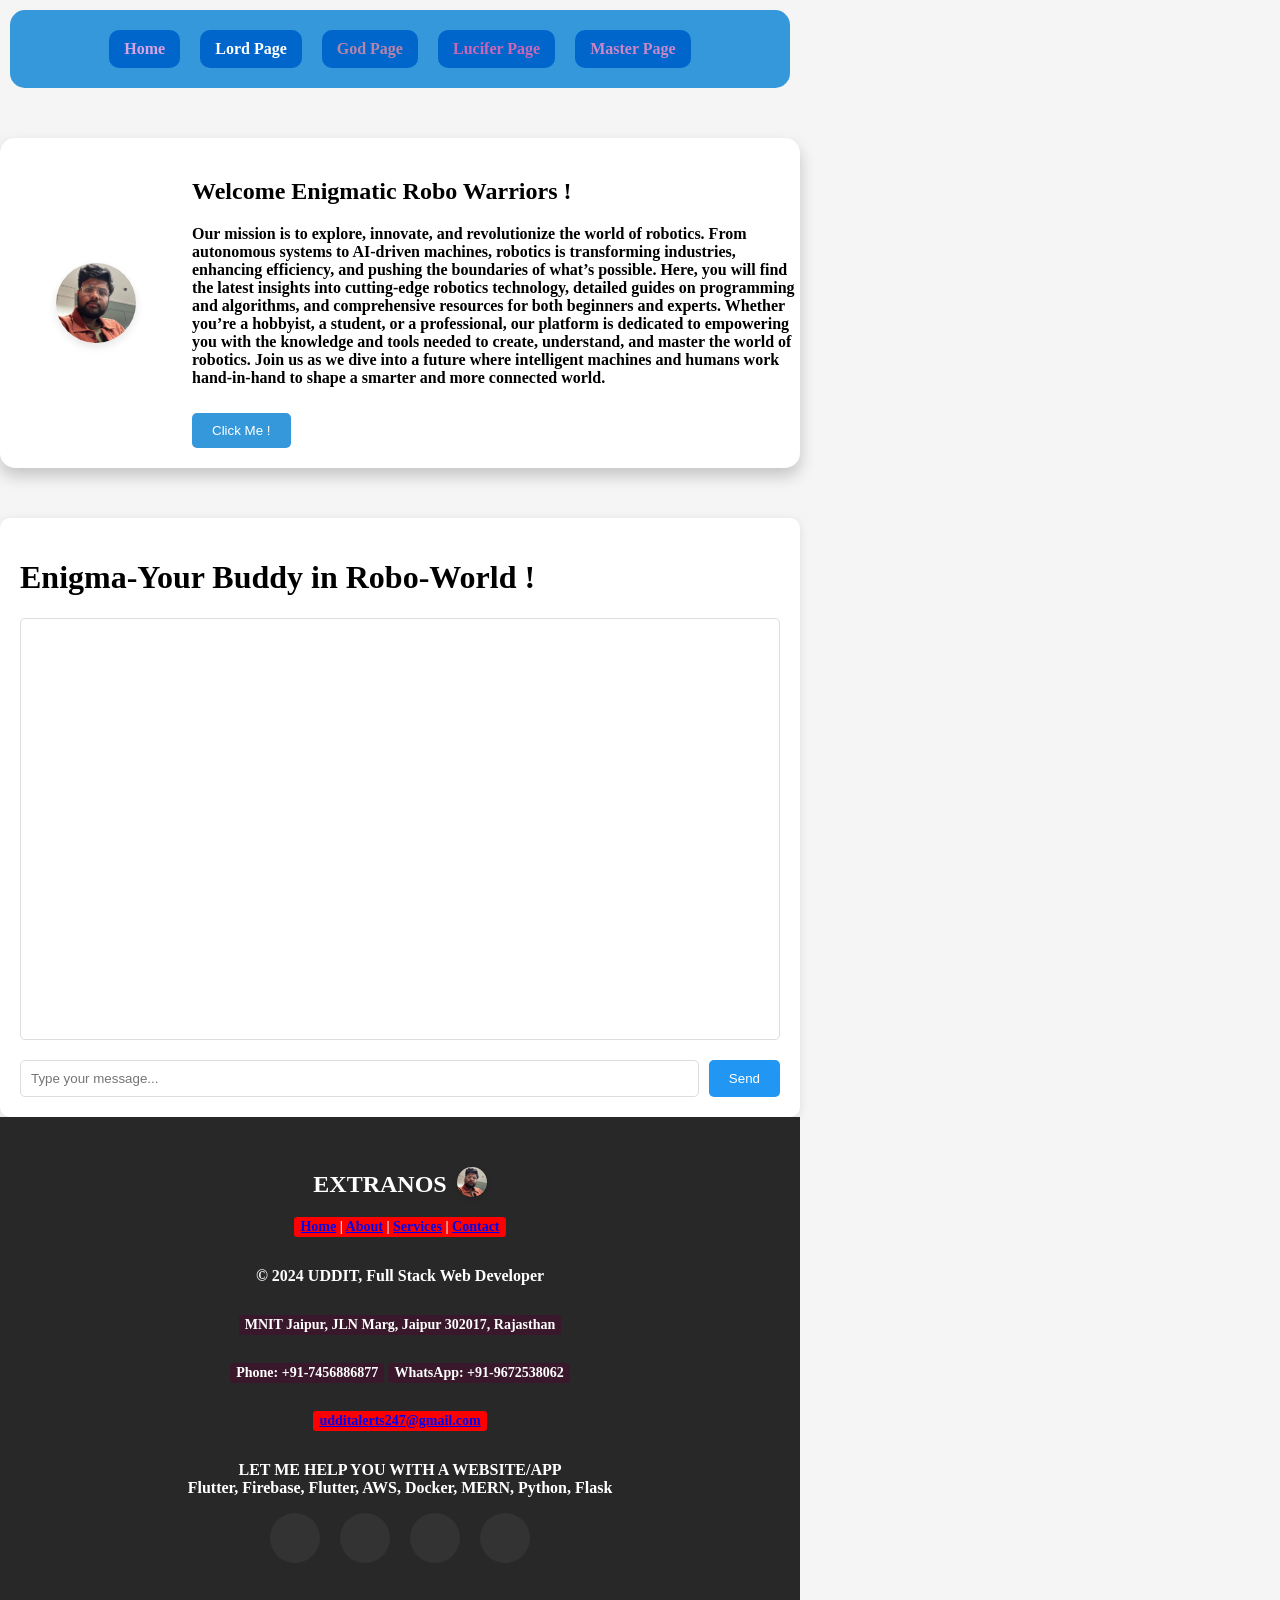
<file: templates/index.html>
<!-- templates/index.html -->
<!DOCTYPE html>
<html lang="en">
<head>
    <meta charset="UTF-8">
    <meta name="viewport" content="width=device-width, initial-scale=1.0">
    <title>Gemini Chat</title>
    <style>
        body {
            font-family: Arial, sans-serif;
            max-width: 800px;
            margin: 0 auto;
            padding: 20px;
            align-items: center;
            background-color: #f5f5f5;
        }
        .cow{
  color:#0f0;
}
/* Styling for the Div with Circular Corners, Border, and Hover Shadow */
.styled-div {
  background-color: #fff;
  padding: 20px;
  margin: 20px auto;
  max-width: 600px;
  border-radius: 15px; /* Circular corners */
  border: 2px solid #3498db; /* Border around the div */
  box-shadow: 0 4px 8px rgba(0, 0, 0, 0.1); /* Subtle shadow */
  transition: box-shadow 0.3s ease, transform 0.3s ease; /* Smooth transition on hover */
}

/* Hover Effect: Shadow and Scale */
.styled-div:hover {
  box-shadow: 0 8px 16px rgba(0, 0, 0, 0.2); /* Increased shadow on hover */
  transform: translateY(-5px); /* Slight upward movement on hover */
}

/* Main Rectangle Div Styling */
.animated-div {
  display: flex;
  align-items: center;
  background-color: #fff;
  border-radius: 15px;
  box-shadow: 0 8px 16px rgba(0, 0, 0, 0.2);
  margin: 50px auto;
  max-width: 800px;
  padding: 20px;
  transition: transform 0.3s, box-shadow 0.3s;
  overflow: hidden;
}

/* Hover Effect for Main Div */
.animated-div:hover {
  transform: translateY(-10px);
  box-shadow: 0 12px 24px rgba(0, 0, 0, 0.3);
}

/* Image Container (Left - 20%) */
.image-container {
  flex: 0 0 20%;
  display: flex;
  justify-content: center;
  align-items: center;
}
.high{
  display: inline-block;
  padding: 2px 6px;
  background-color: rgb(57, 24, 43);
  color: white;
  border-radius: 3px;
  font-size: 14px;
}
.profile-image {
  width: 80px;
  height: 80px;
  border-radius: 50%; /* Makes the image circular */
  object-fit: cover;
  box-shadow: 0 4px 8px rgba(0, 0, 0, 0.1);
  transition: transform 0.3s;
}

/* Text Container (Right - 80%) */
.text-container {
  flex: 0 0 80%;
  padding-left: 20px;
  text-align: left;
}
/* CSS for the `.joker` Class */
.mithai {
  display: inline-block;
  padding: 2px 6px;
  background-color: red;
  color: white;
  border-radius: 3px;
  font-size: 14px;
}

/* Button Styling */
.scroll-button {
  display: inline-block;
  margin-top: 10px;
  padding: 10px 20px;
  background-color: #3498db;
  color: #fff;
  border: none;
  border-radius: 5px;
  cursor: pointer;
  transition: background-color 0.3s;
}

.scroll-button:hover {
  background-color: #2980b9;
}

/* Bottom Slider Section */
.bottom-slider {
  background-color: #fafafa;
  padding: 50px 20px;
  border-top: 2px solid #3498db;
  margin-top: 50px;
  text-align: center;
  display: none; /* Initially hidden */
}
/* Container for Buttons */
.container {
            display: flex;
            flex-wrap: wrap;
            justify-content: center;
            margin-top: 30px;
        }

        /* Violet Buttons with white text */
        .algo-button {
            background-color: #8A2BE2; /* Violet */
            border: none;
            color: white;
            padding: 15px 30px;
            margin: 10px;
            border-radius: 50px;
            cursor: pointer;
            font-size: 1.2rem;
            transition: transform 0.3s ease, background-color 0.3s ease;
            box-shadow: 0 4px 15px rgba(138, 43, 226, 0.5);
        }

        .algo-button:hover {
            transform: scale(1.1);
            background-color: #7A1EBB; /* Darker violet on hover */
        }

        /* Algorithm Information Blocks */
        .algo-block {
            width: 80%;
            margin: 20px auto;
            background: rgba(255, 255, 255, 0.1);
            border-radius: 15px;
            box-shadow: 0px 4px 15px rgba(255, 255, 255, 0.2);
            padding: 20px;
            display: none;
            transition: opacity 0.5s ease-in-out;
            color: #fff;
        }

        .algo-block.active {
            display: block;
            opacity: 1;
        }

        /* Algorithm Titles */
        .algo-title {
            font-size: 1.8rem;
            margin-bottom: 10px;
        }

        /* Algorithm Description */
        .algo-description {
            font-size: 1.2rem;
            margin-bottom: 15px;
        }

        /* Code Box */
        .algo-code {
            background-color: rgba(0, 0, 0, 0.8);
            padding: 15px;
            border-radius: 10px;
            font-family: monospace;
            font-size: 1rem;
            color: #0f0;
            overflow-x: auto;
            max-height: 200px;
        }

        /* Smooth Scrolling */
        .scrolling-effect {
            scroll-behavior: smooth;
        }

        /* Scrollbar Customization */
        ::-webkit-scrollbar {
            width: 10px;
        }

        ::-webkit-scrollbar-thumb {
            background-color: #8A2BE2;
            border-radius: 10px;
        }/* CSS for the `.joker` Class */
.joker {
  display: inline-block;
  padding: 2px 6px;
  background-color: rgb(77, 130, 199);
  color: white;
  border-radius: 3px;
  font-size: 14px;
}

        
    .container {
          position: relative;
          width: 90%;
          max-width: 1200px;
          display: flex;
          justify-content: space-between;
        
        }
    
        .algo-button {
  position: relative;
  background-color: black;
  color: white;
  padding: 20px;
  width: 300px;
  height: 200px;
  margin-right: -60px; /* To create the overlap effect */
  border-radius: 15px; /* Rounded corners */
  border: 2px solid white; /* White border around the algo-button */
  display: flex;
  align-items: flex-start;
  justify-content: flex-start;
  text-align: left; /* Align the text to the left */
  transition: transform 0.3s ease-in-out;
}

.algo-button:hover {
  transform: scale(1.05); /* Slightly enlarge on hover */
  z-index: 10;
}
        .algo-button:nth-child(2) {
          margin-left: -20%;
        }
    
        .algo-button:nth-child(3) {
          margin-left: -20%;
        }
    
        .algo-button:nth-child(4) {
          margin-left: -20%;
        }
    
        .algo-button:nth-child(5) {
          margin-left: -20%;
        }
    
        .algo-button:nth-child(6) {
          margin-left: -20%;
        }
    
        .algo-button:nth-child(7) {
          margin-left: -20%;
        }
    
        .algo-button:nth-child(8) {
          margin-left: -20%;
        }
    
        .algo-button:nth-child(9) {
          margin-left: -20%;
        }
    
        .algo-button:nth-child(10) {
          margin-left: -20%;
        }
    
        /* Media queries for responsiveness */
        @media (max-width: 1024px) {
          .algo-button {
            width: 40%;
            height: 150px;
          }
        }
    
        @media (max-width: 768px) {
          .algo-button {
            width: 60%;
            height: 120px;
          }
          .algo-button:nth-child(2),
          .algo-button:nth-child(3),
          .algo-button:nth-child(4),
          .algo-button:nth-child(5),
          .algo-button:nth-child(6),
          .algo-button:nth-child(7),
          .algo-button:nth-child(8),
          .algo-button:nth-child(9),
          .algo-button:nth-child(10) {
            margin-left: -15%;
          }
        }
    
        @media (max-width: 480px) {
          .algo-button {
            width: 80%;
            height: 100px;
          }
          .algo-button:nth-child(2),
          .algo-button:nth-child(3),
          .algo-button:nth-child(4),
          .algo-button:nth-child(5),
          .algo-button:nth-child(6),
          .algo-button:nth-child(7),
          .algo-button:nth-child(8),
          .algo-button:nth-child(9),
          .algo-button:nth-child(10) {
            margin-left: -10%;
          }
        }
        .circular-image-container {
    display: inline-block;
    margin-left: 10px; /* Space between the text and the image */
  }
  
  /* Styling for Circular Image */
  .circular-image {
    width: 30px;   /* Adjust size for the icon */
    height: 30px;  /* Match width for a perfect circle */
    border-radius: 50%;  /* Makes the image circular */
    object-fit: cover;   /* Ensures the image covers the circular container */
    box-shadow: 0px 2px 6px rgba(0, 0, 0, 0.15); /* Adds a slight shadow */
  }
  /* General Body Styling */
body {
    font-family: 'Cardo', serif;
    margin: 0;
    padding: 0;
    background-color: #312454;
    font-weight: 700;
    overflow-x: hidden;
  }
  .mohan{
    text-align:center;
  }
  /* Global Smooth Transition */
  * {
    transition: all 0.3s ease-in-out;
  }
  
  /* Hero Section */
  .hero-section {
    background: linear-gradient(135deg, #6a11cb 0%, #2575fc 100%);
    color: #fff;
    text-align: center;
    padding: 100px 20px;
    position: relative;
  }
  
  .hero-title {
    font-size: 3rem;
    margin-bottom: 20px;
    animation: fadeInUp 1s ease-in-out;
  }
  
  .hero-description {
    font-size: 1.2rem;
    max-width: 600px;
    margin: 0 auto 20px;
  }
  
  .btn-primary {
    display: inline-block;
    background-color: #ff5c5c;
    color: #fff;
    padding: 10px 20px;
    border-radius: 5px;
    text-decoration: none;
    font-size: 1rem;
    box-shadow: 0px 10px 20px rgba(0, 0, 0, 0.2);
  }
  
  .btn-primary:hover {
    background-color: #ff3a3a;
    box-shadow: 0px 15px 25px rgba(0, 0, 0, 0.3);
  }
  
  /* Intro Section */
  .intro-section {
    display: flex;
    justify-content: space-around;
    align-items: center;
    background: linear-gradient(135deg, #3498db, #9b59b6);
    color: white;
    padding: 60px 20px;
    box-shadow: 0 8px 16px rgba(0, 0, 0, 0.2);
    flex-wrap: wrap;
    animation: fadeIn 1.5s ease-in-out;
  }
  
  /* Profile Image */
  .profile-img {
    width: 250px;
    height: 250px;
    border-radius: 50%;
    border: 5px solid #fff;
    box-shadow: 0 4px 15px rgba(0, 0, 0, 0.3);
    object-fit: cover;
    animation: bounceIn 2s ease-in-out;
  }
  
  /* Typing Animation */
  .typing-animation {
    display: inline-block;
    white-space: nowrap;
    border-right: 2px solid rgba(255, 255, 255, 0.75);
    animation: typing 3s steps(40, end), blink-caret 0.7s step-end infinite;
  }
  
  .last-line {
    display: inline-block;
    white-space: nowrap;
    border-right: 2px solid rgba(255, 255, 255, 0.75);
    animation: typing 3s steps(40, end), blink-caret 0.7s step-end infinite;
  }
  
  .no-blink {
    border-right: none;
  }
  
  /* Typing Animation Keyframes */
  @keyframes typing {
    from { width: 0; }
    to { width: 100%; }
  }
  
  @keyframes blink-caret {
    from, to { border-color: transparent; }
    50% { border-color: rgba(255, 255, 255, 0.75); }
  }
  
  /* Fade-In Animation */
  @keyframes fadeIn {
    from { opacity: 0; transform: scale(0.9); }
    to { opacity: 1; transform: scale(1); }
  }
  
  /* Fade-In-Up Animation */
  @keyframes fadeInUp {
    from { opacity: 0; transform: translateY(20px); }
    to { opacity: 1; transform: translateY(0); }
  }
  
  /* Bounce-In Animation */
  @keyframes bounceIn {
    from { opacity: 0; transform: scale(0.9); }
    50% { transform: scale(1.05); }
    to { opacity: 1; transform: scale(1); }
  }
  /* Styling for Footer Heading */
h3 {
    display: inline-flex; /* Aligns the text and image inline */
    align-items: center;  /* Vertically centers the text and image */
    font-size: 24px;
    color: #fff;
    margin: 0;
  }
  
  /* Container for Circular Image */
  .circular-image-container {
    display: inline-block;
    margin-left: 10px; /* Space between the text and the image */
  }
  
  /* Styling for Circular Image */
  .circular-image {
    width: 30px;   /* Adjust size for the icon */
    height: 30px;  /* Match width for a perfect circle */
    border-radius: 50%;  /* Makes the image circular */
    object-fit: cover;   /* Ensures the image covers the circular container */
    box-shadow: 0px 2px 6px rgba(0, 0, 0, 0.15); /* Adds a slight shadow */
  }
  
  /* Grid Container */
  .grid-container {
    display: grid;
    grid-template-columns: repeat(auto-fit, minmax(280px, 1fr));
    gap: 20px;
    max-width: 1200px;
    margin: 50px auto;
    padding: 0 20px;
  }
  
  .grid-item {
    background-color: #fff;
    border-radius: 8px;
    overflow: hidden;
    box-shadow: 0 4px 8px rgba(0, 0, 0, 0.1);
    text-align: center;
    transition: transform 0.3s, box-shadow 0.3s;
    animation: fadeIn 1.5s ease-in-out;
  }
  
  .grid-item img {
    width: 100%;
    height: 200px;
    object-fit: cover;
    transition: transform 0.3s;
  }
  
  .grid-item:hover {
    transform: translateY(-10px);
    box-shadow: 0 8px 20px rgba(0, 0, 0, 0.2);
  }
  
  .grid-item:hover img {
    transform: scale(1.05);
  }
  
  /* Footer */
  footer {
    background-color: #282828;
    color: #fff;
    padding: 50px 20px;
    text-align: center;
    animation: fadeInUp 2s ease-in-out;
  }
  /* Styling for Social Media Icons in Footer */
.footer-icons {
    display: flex;
    justify-content: center;  /* Centers the icons */
    gap: 20px;                /* Increased gap between the icons */
    margin-top: 15px;
  }
  
  .footer-icons a {
    display: inline-block;
    background-color: #333;
    color: #fff;
    width: 50px;              /* Increased size of the icon */
    height: 50px;             /* Keep width and height equal for a square */
    text-align: center;
    line-height: 50px;        /* Vertically centers the icon */
    border-radius: 50%;       /* Makes the icons circular */
    font-size: 22px;          /* Increases the size of the icon */
    transition: transform 0.3s, background-color 0.3s;
  }
  
  /* Hover Effect for Icons */
  .footer-icons a:hover {
    transform: scale(1.1);    /* Slight scaling on hover for effect */
    background-color: #575757; /* Change background color on hover */
  }
  /* General Styling */
body {
    font-family: 'Cardo', serif;
    margin: 0;
    padding: 0;
    background-color: #f5f5f5;
    overflow-x: hidden;
  }
  
  /* Main Rectangle Div Styling */
  .animated-div {
    display: flex;
    align-items: center;
    background-color: #fff;
    border-radius: 15px;
    box-shadow: 0 8px 16px rgba(0, 0, 0, 0.2);
    margin: 50px auto;
    max-width: 800px;
    padding: 20px;
    transition: transform 0.3s, box-shadow 0.3s;
    overflow: hidden;
  }
  
  /* Hover Effect for Main Div */
  .animated-div:hover {
    transform: translateY(-10px);
    box-shadow: 0 12px 24px rgba(0, 0, 0, 0.3);
  }
  
  /* Image Container (Left - 20%) */
  .image-container {
    flex: 0 0 20%;
    display: flex;
    justify-content: center;
    align-items: center;
  }
  
  .profile-image {
    width: 80px;
    height: 80px;
    border-radius: 50%; /* Makes the image circular */
    object-fit: cover;
    box-shadow: 0 4px 8px rgba(0, 0, 0, 0.1);
    transition: transform 0.3s;
  }
  
  /* Text Container (Right - 80%) */
  .text-container {
    flex: 0 0 80%;
    padding-left: 20px;
    text-align: left;
  }
  
  /* Button Styling */
  .scroll-button {
    display: inline-block;
    margin-top: 10px;
    padding: 10px 20px;
    background-color: #3498db;
    color: #fff;
    border: none;
    border-radius: 5px;
    cursor: pointer;
    transition: background-color 0.3s;
  }
  
  .scroll-button:hover {
    background-color: #2980b9;
  }
  
  /* Bottom Slider Section */
  .bottom-slider {
    background-color: #fafafa;
    padding: 50px 20px;
    border-top: 2px solid #3498db;
    margin-top: 50px;
    text-align: center;
    display: none; /* Initially hidden */
  }
/* General Styling */
body {
    font-family: 'Cardo', serif;
    margin: 0;
    padding: 0;
    background-color: #f5f5f5;
    overflow-x: hidden;
  }
  
  /* Main Rectangle Div Styling */
  .animated-div {
    display: flex;
    align-items: center;
    background-color: #fff;
    border-radius: 15px;
    box-shadow: 0 8px 16px rgba(0, 0, 0, 0.2);
    margin: 50px auto;
    max-width: 800px;
    padding: 20px;
    transition: transform 0.3s, box-shadow 0.3s;
    overflow: hidden;
  }
  
  /* Hover Effect for Main Div */
  .animated-div:hover {
    transform: translateY(-10px);
    box-shadow: 0 12px 24px rgba(0, 0, 0, 0.3);
  }
  
  /* Image Container (Left - 20%) */
  .image-container {
    flex: 0 0 20%;
    display: flex;
    justify-content: center;
    align-items: center;
  }
  
  .profile-image {
    width: 80px;
    height: 80px;
    border-radius: 50%; /* Makes the image circular */
    object-fit: cover;
    box-shadow: 0 4px 8px rgba(0, 0, 0, 0.1);
    transition: transform 0.3s;
  }
  
  /* Text Container (Right - 80%) */
  .text-container {
    flex: 0 0 80%;
    padding-left: 20px;
    text-align: left;
  }
  
  /* Button Styling */
  .scroll-button {
    display: inline-block;
    margin-top: 10px;
    padding: 10px 20px;
    background-color: #3498db;
    color: #fff;
    border: none;
    border-radius: 5px;
    cursor: pointer;
    transition: background-color 0.3s;
  }
  
  .scroll-button:hover {
    background-color: #2980b9;
  }
  
  /* Bottom Slider Section */
  .bottom-slider {
    background-color: #fafafa;
    padding: 50px 20px;
    border-top: 2px solid #3498db;
    margin-top: 50px;
    text-align: center;
    display: none; /* Initially hidden */
  }
/* General Styling */
body {
    font-family: 'Cardo', serif;
    margin: 0;
    padding: 0;
    background-color: #f5f5f5;
    overflow-x: hidden;
  }
  
  /* Main Rectangle Div Styling */
  .animated-div {
    display: flex;
    align-items: center;
    background-color: #fff;
    border-radius: 15px;
    box-shadow: 0 8px 16px rgba(0, 0, 0, 0.2);
    margin: 50px auto;
    max-width: 800px;
    padding: 20px;
    transition: transform 0.3s, box-shadow 0.3s;
    overflow: hidden;
  }
  
  /* Hover Effect for Main Div */
  .animated-div:hover {
    transform: translateY(-10px);
    box-shadow: 0 12px 24px rgba(0, 0, 0, 0.3);
  }
  
  /* Image Container (Left - 20%) */
  .image-container {
    flex: 0 0 20%;
    display: flex;
    justify-content: center;
    align-items: center;
  }
  
  .profile-image {
    width: 80px;
    height: 80px;
    border-radius: 50%; /* Makes the image circular */
    object-fit: cover;
    box-shadow: 0 4px 8px rgba(0, 0, 0, 0.1);
    transition: transform 0.3s;
  }
  
  /* Text Container (Right - 80%) */
  .text-container {
    flex: 0 0 80%;
    padding-left: 20px;
    text-align: left;
  }
  
  /* Button Styling */
  .scroll-button {
    display: inline-block;
    margin-top: 10px;
    padding: 10px 20px;
    background-color: #3498db;
    color: #fff;
    border: none;
    border-radius: 5px;
    cursor: pointer;
    transition: background-color 0.3s;
  }
  
  .scroll-button:hover {
    background-color: #2980b9;
  }
  
  /* Bottom Slider Section */
  .bottom-slider {
    background-color: #fafafa;
    padding: 50px 20px;
    border-top: 2px solid #3498db;
    margin-top: 50px;
    text-align: center;
    display: none; /* Initially hidden */
  }
      
  /* Media Queries for Responsiveness */
  @media (max-width: 1024px) {
    .hero-title {
      font-size: 2.5rem;
    }
  
    .profile-img {
      width: 200px;
      height: 200px;
    }
  
    .intro-text {
      text-align: center;
    }
  }
  
  @media (max-width: 768px) {
    .intro-section {
      flex-direction: column;
      text-align: center;
    }
  
    .hero-title {
      font-size: 2rem;
    }
  
    .grid-container {
      grid-template-columns: 1fr;
    }
  }
  
  @media (max-width: 480px) {
    .hero-title {
      font-size: 1.8rem;
    }
  
    .profile-img {
      width: 150px;
      height: 150px;
    }
  }
  

        .chat-container {
            background-color: white;
            border-radius: 10px;
            padding: 20px;
            box-shadow: 0 2px 10px rgba(0,0,0,0.1);
        }
        .chat-box {
            height: 400px;
            overflow-y: auto;
            margin-bottom: 20px;
            padding: 10px;
            border: 1px solid #ddd;
            border-radius: 5px;
        }
        .message {
            margin-bottom: 10px;
            padding: 10px;
            border-radius: 5px;
            white-space: pre-wrap;
        }
        .user-message {
            background-color: #e3f2fd;
            margin-left: 20%;
        }
        .bot-message {
            background-color: #f5f5f5;
            margin-right: 20%;
        }
        .input-container {
            display: flex;
            gap: 10px;
        }
        input {
            flex-grow: 1;
            padding: 10px;
            border: 1px solid #ddd;
            border-radius: 5px;
        }
        button {
            padding: 10px 20px;
            background-color: #2196f3;
            color: white;
            border: none;
            border-radius: 5px;
            cursor: pointer;
        }
        button:hover {
            background-color: #1976d2;
        }
        .loading {
            margin: 10px 0;
            color: #666;
            font-style: italic;
        }
    </style>
</head>
<!-- Header Section -->
<!-- Header Section with Navigation Bar -->
<header style="display: flex; justify-content: center; align-items: center; background-color: #3498db; padding: 20px; border-radius: 15px; margin: 10px;">
    <!-- Navigation Links -->
    <nav style="display: flex; justify-content: center; gap: 20px;">
      <!-- Link to the main page (index.html) -->
      <a href="index.html" style="text-decoration: none; color: rgb(216, 163, 227); padding: 10px 15px; background-color: #0066cc; border-radius: 10px; transition: background-color 0.3s;">Home</a>
      <!-- Link to the Lord page -->
      <a href="lord.html" style="text-decoration: none; color: white; padding: 10px 15px; background-color: #0066cc; border-radius: 10px; transition: background-color 0.3s;">Lord Page</a>
      <!-- Link to the God page -->
      <a href="god.html" style="text-decoration: none; color: rgb(183, 133, 171); padding: 10px 15px; background-color: #0066cc; border-radius: 10px; transition: background-color 0.3s;">God Page</a>
      <!-- Link to the Lucifer page -->
      <a href="lucifer.html" style="text-decoration: none; color: rgb(204, 103, 184); padding: 10px 15px; background-color: #0066cc; border-radius: 10px; transition: background-color 0.3s;">Lucifer Page</a>
      <!-- Link to the Master page -->
      <a href="master.html" style="text-decoration: none; color: rgb(200, 135, 199); padding: 10px 15px; background-color: #0066cc; border-radius: 10px; transition: background-color 0.3s;">Master Page</a>
    </nav>
  </header>
<body>
    <div class="animated-div">
        <!-- Circular Image on the Left (20%) -->
        <div class="image-container">
          <img src="uddit.jpeg" alt="Uddit" class="profile-image">
        </div>
        
        <!-- Text and Button on the Right (80%) -->
        <div class="text-container">
          <h2>Welcome Enigmatic Robo Warriors !</h2>
          <p>
            Our mission is to explore, innovate, and revolutionize the world of robotics. From autonomous systems to AI-driven machines, robotics is transforming industries, enhancing efficiency, and pushing the boundaries of what’s possible. Here, you will find the latest insights into cutting-edge robotics technology, detailed guides on programming and algorithms, and comprehensive resources for both beginners and experts. Whether you’re a hobbyist, a student, or a professional, our platform is dedicated to empowering you with the knowledge and tools needed to create, understand, and master the world of robotics. Join us as we dive into a future where intelligent machines and humans work hand-in-hand to shape a smarter and more connected world.
          </p>
          <button class="scroll-button" onclick="scrollToSlider()">Click Me !</button>
        </div>
      </div>
    
    <div class="chat-container">
        <h1>Enigma-Your Buddy in Robo-World !</h1>
        <div class="chat-box" id="chatBox"></div>
        <div class="input-container">
            <input type="text" id="userInput" placeholder="Type your message..." onkeypress="handleKeyPress(event)">
            <button onclick="sendMessage()" id="sendButton">Send</button>
        </div>
    </div>
    <div class="bottom-slider" id="bottom-slider">
        <h2>Discover My Projects</h2>
        <p>This is the slider section located before the footer.</p>
        <h1>Robotics Algorithms</h1>
    
        <div class="container">
            <!-- Buttons for algorithms -->
            <button class="algo-button" onclick="showAlgo('q-learning')">Q-Learning</button>
            <button class="algo-button" onclick="showAlgo('dqn')">(DQN)</button>
            <button class="algo-button" onclick="showAlgo('ppo')">(PPO)</button>
            <button class="algo-button" onclick="showAlgo('ddpg')">(DDPG)</button>
            <button class="algo-button" onclick="showAlgo('slam')">(SLAM)</button>
            <button class="algo-button" onclick="showAlgo('rrt')">(RRT)</button>
            <button class="algo-button" onclick="showAlgo('genetic')">Genetic Algorithm</button>
        </div>
    
        <!-- Algorithm Information Blocks -->
        <div id="q-learning" class="algo-block">
            <h2 class="algo-title">Q-Learning</h2>
            <p class="algo-description">Q-Learning is a model-free reinforcement learning algorithm to learn the value of actions in a state-action space.</p>
            <div class="algo-code">
                <code style="text-align: justify;">
                  "Uddit’s expertise in full-stack development truly brought our vision to life.
                   He took the time to understand our business needs and translated them into a website that not only looks stunning but performs flawlessly. 
                   The responsive design has significantly boosted our user engagement, and we've seen a noticeable increase in our website traffic. 
                   His ability to seamlessly blend aesthetics with functionality is unmatched. Highly recommended for anyone looking to build a robust online presence." 
                  — Rahul, CEO of TechInnovate Solutions
                </code>
            </div>
        </div>
    
        <div id="dqn" class="algo-block">
          <h2 class="algo-title">(DQN)</h2>
          <p class="algo-description">DQN combines Q-Learning with deep learning by using a neural network to approximate the Q-values for reinforcement learning problems.</p>
          <div class="algo-code">
              <code  style="text-align: justify;">
                "Uddit was instrumental in transforming our outdated website into a modern, high-performing digital platform. 
                From the initial consultation to the final deployment, he was attentive, responsive, and proactive in addressing our needs.
                 He implemented a range of advanced features, including real-time analytics integration and seamless API connections, which have enhanced our operational efficiency.
                The website's sleek design and intuitive navigation have received positive feedback from both our team and customers.
                Uddit’s dedication and expertise have made a significant impact on our online strategy." 
                — Neha, Operations Manager at BlueSky Ventures
              </code>
          </div>
      </div>
    
    
    
        <div id="ppo" class="algo-block">
            <h2 class="algo-title">(PPO)</h2>
            <p class="algo-description">PPO is a policy gradient method that provides a balance between sample efficiency and ease of implementation for reinforcement learning tasks.</p>
            <div class="algo-code">
                <code  style="text-align: justify;">
                  "Uddit's creativity and problem-solving skills far exceeded our expectations.
                   He developed a robust e-commerce platform tailored to our specific needs, making it easy for us to manage inventory, process payments, and update content effortlessly.
                    His user-friendly interface has simplified the buying experience for our customers, leading to a noticeable increase in sales. 
                    Uddit's proactive support during and after the project ensured everything ran smoothly, and his suggestions for ongoing improvements were invaluable."
                   — Sneha, Owner of Fashionista Boutique
                </code>
            </div>
        </div>
    
        <div id="ddpg" class="algo-block">
            <h2 class="algo-title">(DDPG)</h2>
            <p class="algo-description">DDPG is an actor-critic method used for continuous action spaces, employing deterministic policies and Q-learning.</p>
            <div class="algo-code">
                <code  style="text-align: justify;">
                  "Working with Uddit was a breeze! 
                  He has a knack for breaking down complex requirements and turning them into intuitive and user-friendly features. 
                  Throughout the development process, he communicated clearly, kept us informed of progress, and delivered everything on schedule.
                   His expertise in both front-end and back-end technologies made our project a seamless experience, and the final product exceeded our expectations. 
                   We’re thrilled with the results and look forward to future collaborations." 
                  — Meera, Product Manager at DigiWave Inc.
                </code>
            </div>
        </div>
    
        <div id="slam" class="algo-block">
            <h2 class="algo-title">(SLAM)</h2>
            <p class="algo-description">SLAM is the process by which a robot constructs a map of an unknown environment while simultaneously keeping track of its location.</p>
            <div class="algo-code">
                <code  style="text-align: justify;">
                  "Uddit’s professionalism and deep understanding of web technologies are truly commendable.
                   He not only delivered the project ahead of schedule but also ensured every detail was polished to perfection. 
                   His proactive approach to problem-solving, combined with his technical skills, resulted in a website that’s visually appealing and highly functional. 
                   The custom solutions he provided have streamlined our internal processes, saving us time and resources.
                  He is, without a doubt, an asset to any team looking for a skilled developer." 
                  — Kavita, Founder of EcomExpress
                </code>
            </div>
        </div>
    
        <div id="rrt" class="algo-block">
            <h2 class="algo-title">(RRT)</h2>
            <p class="algo-description">RRT is a path planning algorithm designed for efficiently navigating robots through high-dimensional spaces.</p>
            <div class="algo-code">
                <code  style="text-align: justify;">
                  "From start to finish, Uddit demonstrated exceptional communication, technical skills, and dedication.
                  He took the time to understand our goals and provided valuable input to refine our initial ideas.
                  The final website he delivered has significantly improved our user engagement, conversion rates, and overall online presence. 
                  Uddit’s attention to detail and willingness to go the extra mile make him a standout developer in his field. 
                  Our team couldn’t be happier with the results!"
                  — Arjun, Marketing Director at CloudWorks
                </code>
            </div>
        </div>
    
        <div id="genetic" class="algo-block">
            <h2 class="algo-title">Genetic Algorithm</h2>
            <p class="algo-description">Genetic algorithms simulate the process of natural selection to generate solutions to optimization and search problems.</p>
            <div class="algo-code">
                <code  style="text-align: justify;">
                    # Genetic Algorithm Pseudocode
                    initialize population with random solutions
                    for each generation:
                        evaluate fitness of population
                        select parents based on fitness
                        crossover parents to create new offspring
                        mutate offspring randomly
                        replace the least fit solutions with new offspring
                </code>
            </div>
        </div>
        </div>
      <footer style="text-align: center; display: flex; flex-direction: column; align-items: center; justify-content: center; background: (115deg, rgba(0,0,0,0.8) 0%, rgba(17,17,66,0.8) 25%, rgba(0,51,153,0.7) 50%, rgba(0,204,255,0.5) 75%, rgba(0,0,0,0.8) 100%);" >
        <div class="footer-container">
          <div class="footer-left">
            <h3>
              EXTRANOS 
              <span class="circular-image-container">
                <img src="uddit.jpeg" alt="Logo" class="circular-image">
              </span>
            </h3>
            <br>
            <p class="footer-links mithai">
              <a href="#">Home</a> |
              <a href="#">About</a> |
              <a href="#">Services</a> |
              <a href="#">Contact</a>
            </p>
            <p class="footer-company-name">© 2024 UDDIT, Full Stack Web Developer</p>
          </div>
          <div class="footer-center">
            <div>
              <i class="fa fa-map-marker-alt"></i>
              <p class="high"><span>MNIT Jaipur, JLN Marg, Jaipur</span> 302017, Rajasthan</p>
            </div>
            <div>
              <i class="fa fa-phone-alt"></i>
              <p class="high">Phone: +91-7456886877</p>
              <p class="high">WhatsApp: +91-9672538062</p>
            </div>
            <div>
              <i class="fa fa-envelope"></i>
              <p class="mithai"><a href="mailto:udditalerts247@gmail.com">udditalerts247@gmail.com</a></p>
            </div>
          </div>
          <div class="footer-right">
            <p class="footer-company-about">
              <span>LET ME HELP YOU WITH A WEBSITE/APP</span><br>
              Flutter, Firebase, Flutter, AWS, Docker, MERN, Python, Flask
            </p>
            <div class="footer-icons">
              <a href="https://www.udditportfolio.online"><i class="fab fa-facebook-f"></i></a>
              <a href="https://x.com/UdditRise"><i class="fab fa-twitter"></i></a>
              <a href="https://www.linkedin.com/in/uddit-7258792ab/"><i class="fab fa-linkedin-in"></i></a>
              <a href="https://github.com/UDDITwork"><i class="fab fa-github"></i></a>
            </div>
          </div>
        </div>
       
      </footer>
    <script>
          setTimeout(() => {
      const lastLine = document.querySelector('.last-line');
      lastLine.classList.add('no-blink');
    }, 3000); // Adjust timing to match typing speed
    <!-- JavaScript for Smooth Scrolling -->

  function scrollToSlider() {
    const slider = document.getElementById('bottom-slider');
    slider.style.display = 'block'; // Make the slider visible
    slider.scrollIntoView({ behavior: 'smooth' }); // Smooth scroll to the slider section
  }

  function showAlgo(algoId) {
            // Hide all blocks
            document.querySelectorAll('.algo-block').forEach(block => {
                block.style.display = 'none';
            });

            // Show the selected block
            document.getElementById(algoId).style.display = 'block';
        }
        function handleKeyPress(event) {
            if (event.key === 'Enter') {
                sendMessage();
            }
        }

        function appendMessage(message, isUser) {
            const chatBox = document.getElementById('chatBox');
            const messageDiv = document.createElement('div');
            messageDiv.className = `message ${isUser ? 'user-message' : 'bot-message'}`;
            messageDiv.textContent = message;
            chatBox.appendChild(messageDiv);
            chatBox.scrollTop = chatBox.scrollHeight;
        }

        function setLoading(isLoading) {
            const button = document.getElementById('sendButton');
            const input = document.getElementById('userInput');
            button.disabled = isLoading;
            input.disabled = isLoading;
            button.textContent = isLoading ? 'Sending...' : 'Send';
        }

        async function sendMessage() {
            const input = document.getElementById('userInput');
            const message = input.value.trim();
            
            if (message === '') return;
            
            appendMessage(message, true);
            input.value = '';
            setLoading(true);

            try {
                const response = await fetch('/ask', {
                    method: 'POST',
                    headers: {
                        'Content-Type': 'application/json'
                    },
                    body: JSON.stringify({ question: message })
                });
                
                const data = await response.json();
                appendMessage(data.response, false);
            } catch (error) {
                appendMessage('Error: Could not get response', false);
            } finally {
                setLoading(false);
            }
        }
    </script>
</body>
</html>
</file>
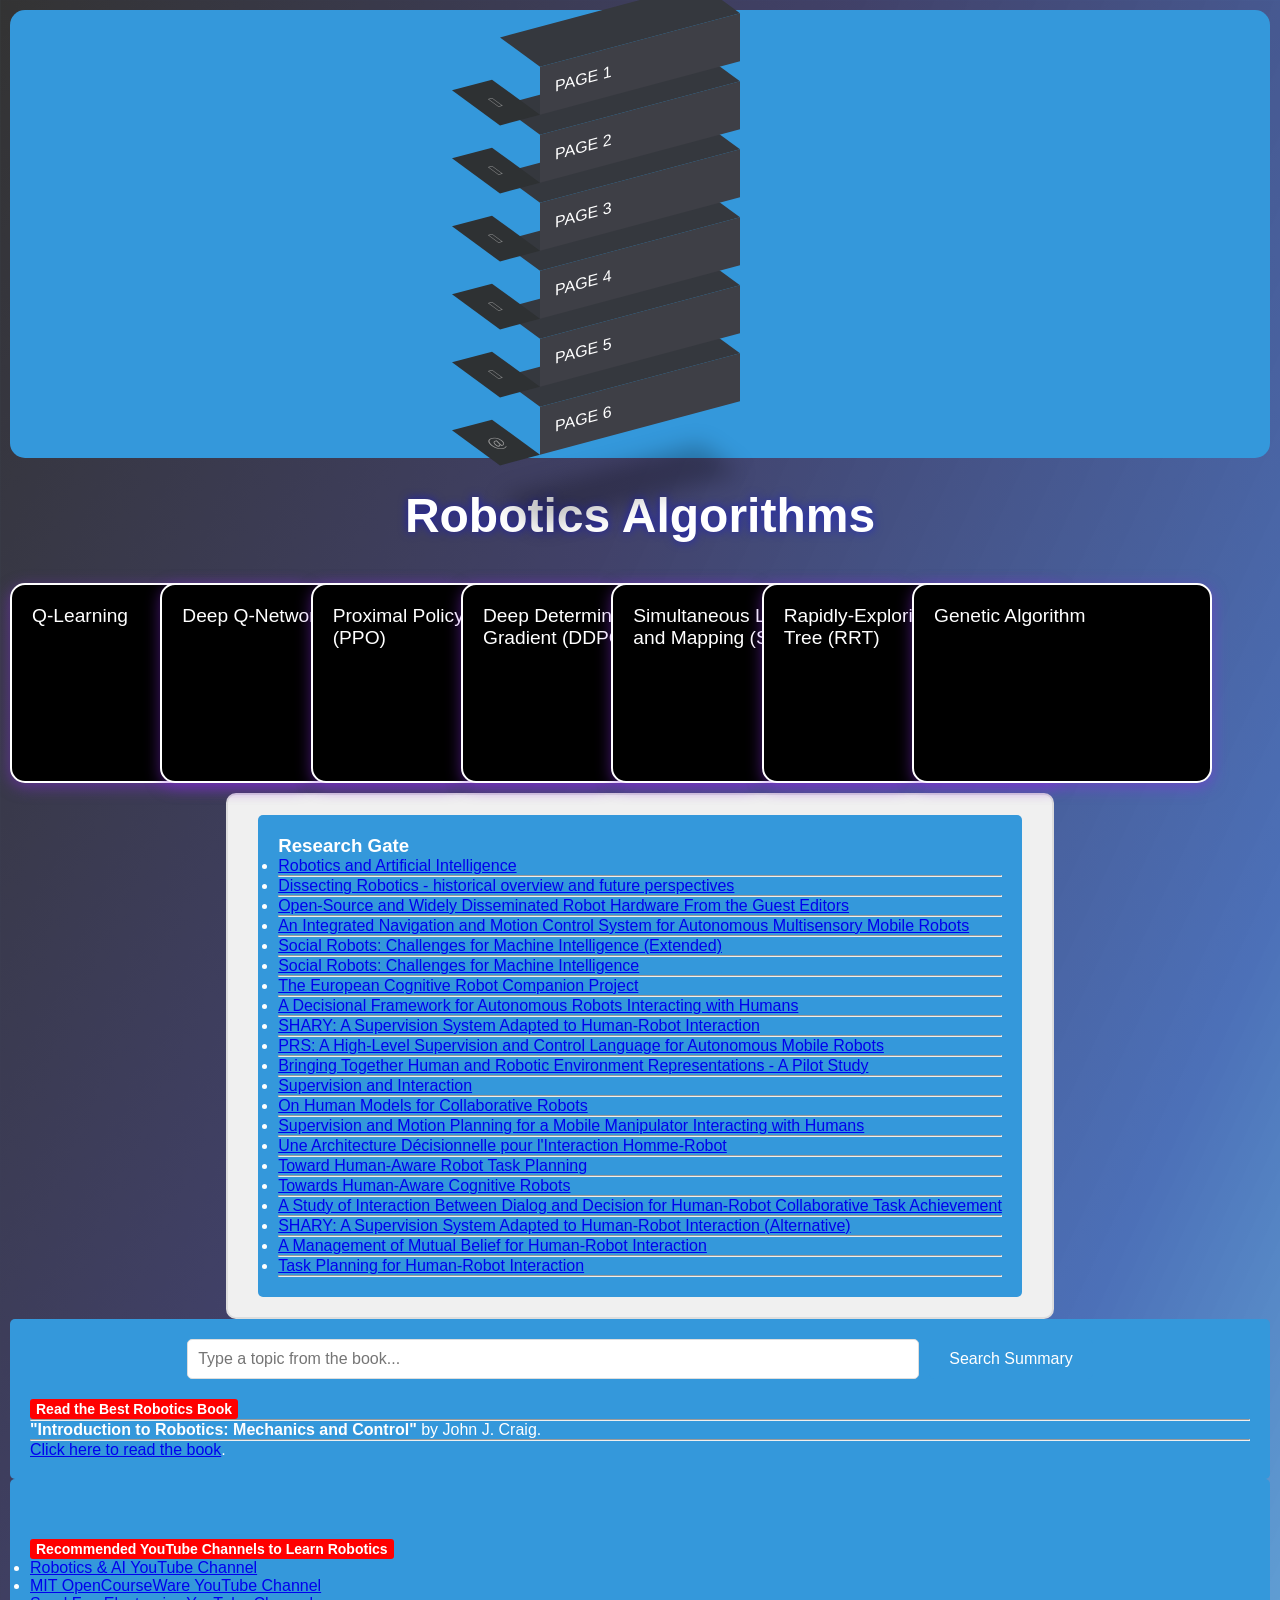
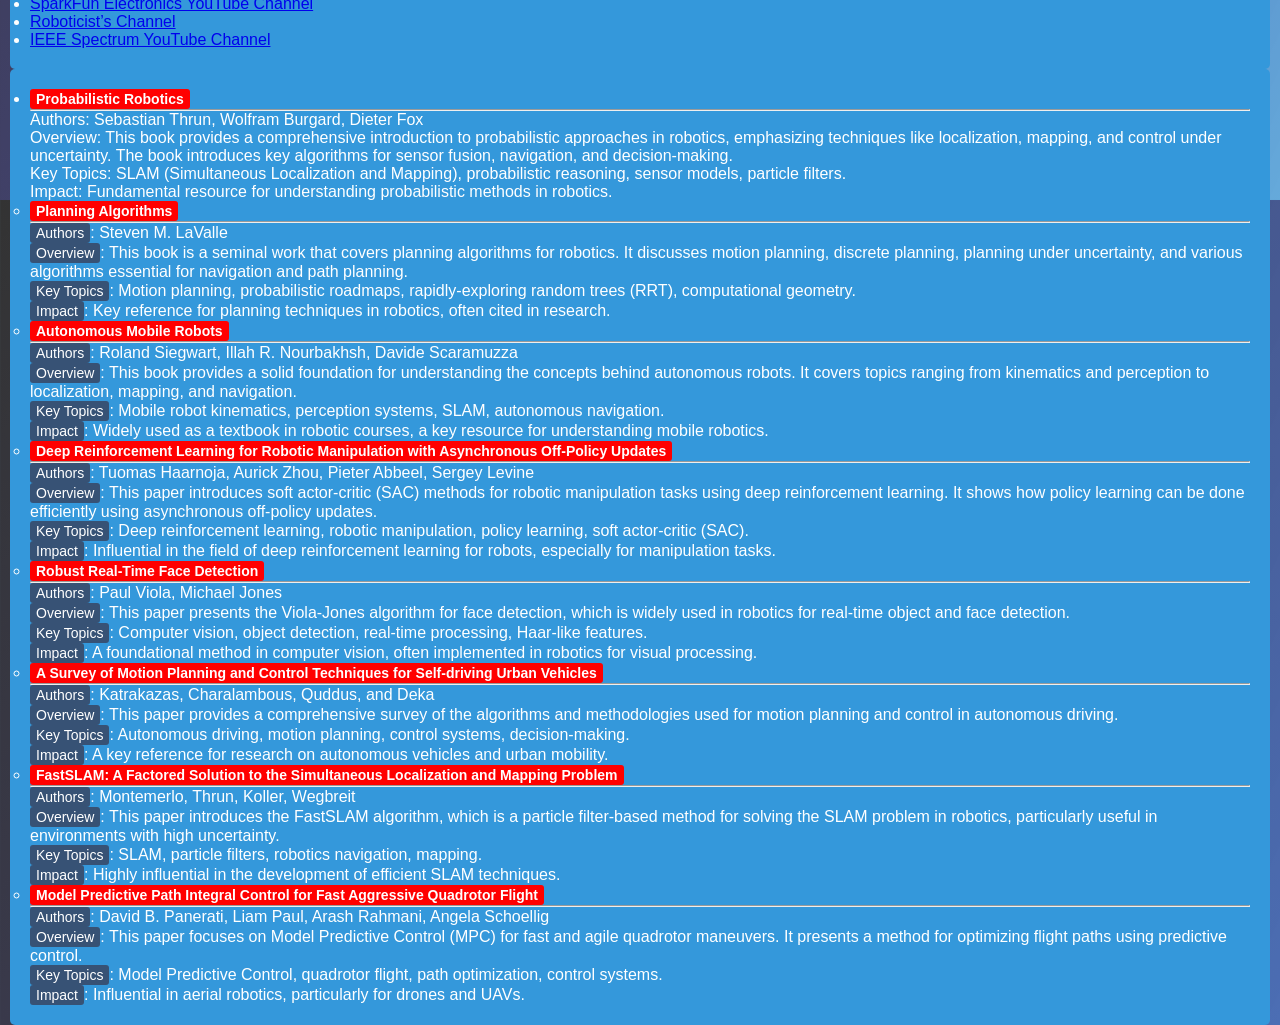
<file: templates/god.html>
<!DOCTYPE html>
<html lang="en">
<head>
    <meta charset="UTF-8">
    <meta name="viewport" content="width=device-width, initial-scale=1.0">
    <title>Robotics Algorithms</title>
    <header style="display: flex; justify-content: center; align-items: center; background-color: #3498db; padding: 20px; border-radius: 15px; margin: 10px;">
        <ul style="display: flex; flex-direction: column; align-items: center; padding: 0; list-style: none;" class="MAHAN">
          <li style="--i:6; margin: 10px 0;" data-icon="&#xf015" class="MAHANTA">
            <a href="index.html" style="text-decoration: none; color: white;">PAGE 1</a>
          </li>
          <li style="--i:5; margin: 10px 0;" data-icon="&#xf2bb" class="MAHANTA">
            <a href="lord.html" style="text-decoration: none; color: white;">PAGE 2</a>
          </li>
          <li style="--i:4; margin: 10px 0;" data-icon="&#xf03a" class="MAHANTA">
            <a href="lucifer.html" style="text-decoration: none; color: white;">PAGE 3</a>
          </li>
          <li style="--i:3; margin: 10px 0;" data-icon="&#xf07c" class="MAHANTA">
            <a href="master.html" style="text-decoration: none; color: white;">PAGE 4</a>
          </li>
          <li style="--i:2; margin: 10px 0;" data-icon="&#xe533" class="MAHANTA">
            <a href="god.html" style="text-decoration: none; color: white;">PAGE 5</a>
          </li>
          <li style="--i:1; margin: 10px 0;" data-icon="&#x40" class="MAHANTA">
            <a href="https://www.udditportfolio.online" style="text-decoration: none; color: white;">PAGE 6</a>
          </li>
        </ul>
      </header>
      
      
    <style>
     .MAHANTA { position: relative; 
        list-style: none; 
        width: 200px; 
        padding: 15px; 
        background: #3e3f46;
         z-index: calc(1 * var(--i));
          transition: 0.5s;
           transform-origin: bottom; 
           transform: skewY(-15deg); } 
           .MAHANTA:hover { background: #996fae; transform: translateX(-50px); } 
           .MAHANTA a { text-decoration: none; color: #999; } 
           .MAHANTA:hover a { color: #fff; }
            .MAHANTA::before { font-family: "FontAwesome"; 
            color: #999; 
            display: flex;
             justify-content: center;
              align-items: center; content: attr(data-icon); 
              position: absolute;
               top: 0; 
               left: -40px;
                width: 40px;
                 height: 100%; 
                 background: #2e3133;
                  transform-origin: bottom;
                   transform: skewX(45deg); } 
                   .MAHANTA::after { content: "";
                    position: absolute; 
                    top: -40px; 
                    left: 0px;
                     width: 100%; 
                     height: 40px; 
                     background: #35383e;
                      transition: 0.5s; 
                      transform-origin: bottom;
                       transform: skewX(45deg); } 
                       .MAHANTA:last-child::after { box-shadow: -120px 120px 20px rgba(0, 0, 0, 0.25); }
    </style>
    <style>
        /* Reset */
        * {
            margin: 0;
            padding: 0;
            box-sizing: border-box;
        }
        .MAHAN{list-style: none; perspective: 1000px;}
            footer {
            background-color: #111;
            color: white;
            padding: 15px;
            text-align: center;
            width: 100%;
           
        }
        .joker {
  display: inline-block;
  padding: 2px 6px;
  background-color: rgb(55, 82, 117);
  color: white;
  border-radius: 3px;
  font-size: 14px;
}

        .mithai {
  display: inline-block;
  padding: 2px 6px;
  background-color: red;
  color: white;
  border-radius: 3px;
  font-size: 14px;
}
    
    html, body {
            height: 100%;
        }

        /* Background Aurora effect */
        body {
            font-family: 'Arial', sans-serif;
            background: linear-gradient(115deg, rgba(0,0,0,0.8) 0%, rgba(17,17,66,0.8) 25%, rgba(0,51,153,0.7) 50%, rgba(0,204,255,0.5) 75%, rgba(0,0,0,0.8) 100%);
            background-size: 200% 200%;
            color: #fff;
            overflow-x: hidden;
            animation: auroraEffect 10s ease infinite;
        }

        /* Aurora Animation */
        @keyframes auroraEffect {
            0% { background-position: 0% 50%; }
            50% { background-position: 100% 50%; }
            100% { background-position: 0% 50%; }
        }

        /* Main Title */
        h1 {
            text-align: center;
            margin-top: 20px;
            font-size: 3rem;
            color: #fff;
            text-shadow: 0 0 10px rgba(0, 0, 255, 0.5);
        }

        /* Container for Buttons */
        .container {
            display: flex;
            flex-wrap: wrap;
            justify-content: center;
            margin-top: 30px;
        }

        /* Violet Buttons with white text */
        .algo-button {
            background-color: #8A2BE2; /* Violet */
            border: none;
            color: white;
            padding: 15px 30px;
            margin: 10px;
            border-radius: 50px;
            cursor: pointer;
            font-size: 1.2rem;
            transition: transform 0.3s ease, background-color 0.3s ease;
            box-shadow: 0 4px 15px rgba(138, 43, 226, 0.5);
        }

        .algo-button:hover {
            transform: scale(1.1);
            background-color: #7A1EBB; /* Darker violet on hover */
        }

        /* Algorithm Information Blocks */
        .algo-block {
            width: 80%;
            margin: 20px auto;
            background: rgba(255, 255, 255, 0.1);
            border-radius: 15px;
            box-shadow: 0px 4px 15px rgba(255, 255, 255, 0.2);
            padding: 20px;
            display: none;
            transition: opacity 0.5s ease-in-out;
            color: #fff;
        }

        .algo-block.active {
            display: block;
            opacity: 1;
        }

        /* Algorithm Titles */
        .algo-title {
            font-size: 1.8rem;
            margin-bottom: 10px;
        }

        /* Algorithm Description */
        .algo-description {
            font-size: 1.2rem;
            margin-bottom: 15px;
        }

        /* Code Box */
        .algo-code {
            background-color: rgba(0, 0, 0, 0.8);
            padding: 15px;
            border-radius: 10px;
            font-family: monospace;
            font-size: 1rem;
            color: #0f0;
            overflow-x: auto;
            max-height: 200px;
        }

        /* Smooth Scrolling */
        .scrolling-effect {
            scroll-behavior: smooth;
        }

        /* Scrollbar Customization */
        ::-webkit-scrollbar {
            width: 10px;
        }

        ::-webkit-scrollbar-thumb {
            background-color: #8A2BE2;
            border-radius: 10px;
        }
        
    .container {
          position: relative;
          width: 90%;
          max-width: 1200px;
          display: flex;
          justify-content: space-between;
        }
        footer {
      background-color: #23233f;
      color: white;
      padding: 20px;
      text-align: center;
    }
        .algo-button {
  position: relative;
  background-color: black;
  color: white;
  padding: 20px;
  width: 300px;
  height: 200px;
  margin-right: -60px; /* To create the overlap effect */
  border-radius: 15px; /* Rounded corners */
  border: 2px solid white; /* White border around the algo-button */
  display: flex;
  align-items: flex-start;
  justify-content: flex-start;
  text-align: left; /* Align the text to the left */
  transition: transform 0.3s ease-in-out;
}
.parent-div {
      display: flex; /* Use Flexbox to align child divs horizontally */
      justify-content: space-between; /* Space divs evenly with gaps in between */
      padding: 20px;
      background-color: #f0f0f0;
      border: 2px solid #ddd;
      border-radius: 10px;
      max-width: 1200px;
      margin: 0 auto; /* Center the parent div on the page */
    }

    /* Styling for Each Child Div */
    .child-div {
      background-color: #3498db; /* Blue background for visibility */
      color: white;
      padding: 20px;
      flex: 1; /* Each div takes equal space */
      margin: 0 10px; /* Horizontal margin between divs */
      text-align: center;
      border-radius: 5px;
    }
.algo-button:hover {
  transform: scale(1.05); /* Slightly enlarge on hover */
  z-index: 10;
}
        .algo-button:nth-child(2) {
          margin-left: -20%;
        }
    
        .algo-button:nth-child(3) {
          margin-left: -20%;
        }
    
        .algo-button:nth-child(4) {
          margin-left: -20%;
        }
    
        .algo-button:nth-child(5) {
          margin-left: -20%;
        }
    
        .algo-button:nth-child(6) {
          margin-left: -20%;
        }
    
        .algo-button:nth-child(7) {
          margin-left: -20%;
        }
    
        .algo-button:nth-child(8) {
          margin-left: -20%;
        }
    
        .algo-button:nth-child(9) {
          margin-left: -20%;
        }
    
        .algo-button:nth-child(10) {
          margin-left: -20%;
        }
    
        /* Media queries for responsiveness */
        @media (max-width: 1024px) {
          .algo-button {
            width: 40%;
            height: 150px;
          }
        }
    
        @media (max-width: 768px) {
          .algo-button {
            width: 60%;
            height: 120px;
          }
          .algo-button:nth-child(2),
          .algo-button:nth-child(3),
          .algo-button:nth-child(4),
          .algo-button:nth-child(5),
          .algo-button:nth-child(6),
          .algo-button:nth-child(7),
          .algo-button:nth-child(8),
          .algo-button:nth-child(9),
          .algo-button:nth-child(10) {
            margin-left: -15%;
          }
        }
    
        @media (max-width: 480px) {
          .algo-button {
            width: 80%;
            height: 100px;
          }
          .algo-button:nth-child(2),
          .algo-button:nth-child(3),
          .algo-button:nth-child(4),
          .algo-button:nth-child(5),
          .algo-button:nth-child(6),
          .algo-button:nth-child(7),
          .algo-button:nth-child(8),
          .algo-button:nth-child(9),
          .algo-button:nth-child(10) {
            margin-left: -10%;
          }
        }
        html, body {
      margin: 0;
      padding: 0;
      height: 100%; /* Make sure the body takes the full viewport height */
      display: flex;
      flex-direction: column;
    }
  

    /* Header */
   
    /* Search Bar Styling */
    .search-bar {
      display: flex;
      justify-content: center;
      margin-bottom: 20px;
    }

    .search-bar input[type="text"] {
      width: 60%;
      padding: 10px;
      border: 1px solid #ddd;
      border-radius: 5px;
      font-size: 16px;
    }

    .search-bar button {
      padding: 10px 20px;
      margin-left: 10px;
      background-color: #3498db;
      color: #fff;
      border: none;
      border-radius: 5px;
      cursor: pointer;
      font-size: 16px;
    }

    .search-bar button:hover {
      background-color: #2980b9;
    }

    /* Response Section */
    .response-section {
      margin-top: 20px;
      padding: 15px;
      background-color: #e0f7fa;
      border: 1px solid #ddd;
      border-radius: 5px;
      display: none; /* Initially hidden */
    }

    /* Resources Section */
    .resources {
      margin-top: 40px;
    }

    /* List Styling */
   

    li:hover {
      background-color: #2980b9;
    }
    </style>
</head>
<body class="scrolling-effect">

    <h1>Robotics Algorithms</h1>

    <div class="container">
        <!-- Buttons for algorithms -->
        <button class="algo-button" onclick="showAlgo('q-learning')">Q-Learning</button>
        <button class="algo-button" onclick="showAlgo('dqn')">Deep Q-Network (DQN)</button>
        <button class="algo-button" onclick="showAlgo('ppo')">Proximal Policy Optimization (PPO)</button>
        <button class="algo-button" onclick="showAlgo('ddpg')">Deep Deterministic Policy Gradient (DDPG)</button>
        <button class="algo-button" onclick="showAlgo('slam')">Simultaneous Localization and Mapping (SLAM)</button>
        <button class="algo-button" onclick="showAlgo('rrt')">Rapidly-Exploring Random Tree (RRT)</button>
        <button class="algo-button" onclick="showAlgo('genetic')">Genetic Algorithm</button>
    </div>

    <!-- Algorithm Information Blocks -->
    <div id="q-learning" class="algo-block">
        <h2 class="algo-title">Q-Learning</h2>
        <p class="algo-description">Q-Learning is a model-free reinforcement learning algorithm to learn the value of actions in a state-action space.</p>
        <div class="algo-code">
            <code>
                # Q-Learning Algorithm Example in Python
                import numpy as np

                def q_learning(env, num_episodes, learning_rate, gamma, epsilon):
                    Q = np.zeros([env.observation_space.n, env.action_space.n])
                    for i in range(num_episodes):
                        state = env.reset()
                        done = False
                        while not done:
                            action = np.argmax(Q[state, :] + np.random.randn(1, env.action_space.n) * (1.0 / (i + 1)))
                            next_state, reward, done, _ = env.step(action)
                            Q[state, action] = Q[state, action] + learning_rate * (reward + gamma * np.max(Q[next_state, :]) - Q[state, action])
                            state = next_state
                    return Q
            </code>
        </div>
    </div>

    <div id="dqn" class="algo-block">
        <h2 class="algo-title">Deep Q-Network (DQN)</h2>
        <p class="algo-description">DQN combines Q-Learning with deep learning by using a neural network to approximate the Q-values for reinforcement learning problems.</p>
        <div class="algo-code">
            <code>
                # DQN Example Pseudocode
                initialize replay memory and Q-network
                for each episode:
                    initialize state
                    for each step:
                        choose action using epsilon-greedy policy
                        perform action, get next state and reward
                        store transition in replay memory
                        sample random batch from replay memory
                        perform gradient descent on the batch
            </code>
        </div>
    </div>

    <div id="ppo" class="algo-block">
        <h2 class="algo-title">Proximal Policy Optimization (PPO)</h2>
        <p class="algo-description">PPO is a policy gradient method that provides a balance between sample efficiency and ease of implementation for reinforcement learning tasks.</p>
        <div class="algo-code">
            <code>
                # PPO Pseudocode
                initialize actor and critic networks
                for each episode:
                    for each timestep in the environment:
                        collect states, actions, and rewards
                        calculate advantage estimates using the critic
                        update the actor network using policy gradient
                        update the critic network using value loss
            </code>
        </div>
    </div>

    <div id="ddpg" class="algo-block">
        <h2 class="algo-title">Deep Deterministic Policy Gradient (DDPG)</h2>
        <p class="algo-description">DDPG is an actor-critic method used for continuous action spaces, employing deterministic policies and Q-learning.</p>
        <div class="algo-code">
            <code>
                # DDPG Algorithm Pseudocode
                initialize actor and critic networks
                initialize replay buffer
                for each episode:
                    for each step:
                        select action with noise for exploration
                        store transition in replay buffer
                        sample random batch from buffer
                        update actor and critic networks using gradient descent
            </code>
        </div>
    </div>

    <div id="slam" class="algo-block">
        <h2 class="algo-title">Simultaneous Localization and Mapping (SLAM)</h2>
        <p class="algo-description">SLAM is the process by which a robot constructs a map of an unknown environment while simultaneously keeping track of its location.</p>
        <div class="algo-code">
            <code>
                # SLAM - General Workflow
                1. Sense the environment using sensors (e.g., LIDAR, Camera)
                2. Perform scan matching or feature detection
                3. Use algorithms like EKF or Particle Filter to localize
                4. Update the map with the new observations
            </code>
        </div>
    </div>

    <div id="rrt" class="algo-block">
        <h2 class="algo-title">Rapidly-Exploring Random Tree (RRT)</h2>
        <p class="algo-description">RRT is a path planning algorithm designed for efficiently navigating robots through high-dimensional spaces.</p>
        <div class="algo-code">
            <code>
                # RRT Algorithm Pseudocode
                initialize tree with starting position
                for each iteration:
                    sample random point in the space
                    find nearest node in the tree to the point
                    steer towards the point
                    if the path is valid, add it to the tree
            </code>
        </div>
    </div>

    <div id="genetic" class="algo-block">
        <h2 class="algo-title">Genetic Algorithm</h2>
        <p class="algo-description">Genetic algorithms simulate the process of natural selection to generate solutions to optimization and search problems.</p>
        <div class="algo-code">
            <code>
                # Genetic Algorithm Pseudocode
                initialize population with random solutions
                for each generation:
                    evaluate fitness of population
                    select parents based on fitness
                    crossover parents to create new offspring
                    mutate offspring randomly
                    replace the least fit solutions with new offspring
            </code>
        </div>
    </div>
    <div class="parent-div">
        <!-- Three Parallel Child Divs -->
        <div class="child-div" style="text-align:left;">
            <h3>Research Gate</h3>
            <ul>
       <li><p>
            <a href="https://www.researchgate.net/publication/344784883_Robotics_and_Artificial_Intelligence">Robotics and Artificial Intelligence </a>
        </p></li>
        <hr>
       <li> <p><a href="https://www.researchgate.net/publication/316538824_Dissecting_Robotics_-_historical_overview_and_future_perspectives">Dissecting Robotics - historical overview and future perspectives</a></p>
       </li>
       <hr>
        <li>
          <p><a href="https://www.researchgate.net/publication/315651938_Open-Source_and_Widely_Disseminated_Robot_Hardware_From_the_Guest_Editors">Open-Source and Widely Disseminated Robot Hardware From the Guest Editors</a></p>
        </li>
        <hr>
        <li>
          <p><a href="https://www.researchgate.net/publication/243784317_An_Integrated_Navigation_and_Motion_Control_System_for_Autonomous_Multisensory_Mobile_Robots">An Integrated Navigation and Motion Control System for Autonomous Multisensory Mobile Robots</a></p>
        </li><hr>
        <li>
          <p><a href="https://www.researchgate.net/publication/46299340_Social_Robots_Challenges_for_Machine_Intelligence?_sg%5B0%5D=2xiyAC03_RLm14VxWS_woQj93kdKsyDpnw8xyRGh0JlJMMjbtSso6t5IwR4v6vESx0BnrNq4v8DQkyo.PnS0A03V3FQ-fMH4ubt0GyYZEpY_eZVtqoeR6peMQMfM1fQpRSaMJbaH3TfxSx087ZgWxPLT89-iSbs-aa45fg&_sg%5B1%5D=_KszKJL471BCWiDI3BrZqe7_4P_RDyg-xm_fs2kfPe-vhhRQqZp8xsM1ACUnvi2liUbgSO-Jt3j7lVDKOJSJDBldAtM.PnS0A03V3FQ-fMH4ubt0GyYZEpY_eZVtqoeR6peMQMfM1fQpRSaMJbaH3TfxSx087ZgWxPLT89-iSbs-aa45fg&_sg%5B2%5D=WPYZ1NxL5nYhYWukBDWRzlytg4fde7m-EKQYiuCJ4Zli21pssg0WKG0tfI7E1AaxpSqXhEcnG1SOikg3ww.PnS0A03V3FQ-fMH4ubt0GyYZEpY_eZVtqoeR6peMQMfM1fQpRSaMJbaH3TfxSx087ZgWxPLT89-iSbs-aa45fg&_sgd%5Bsr%5D=1&_tp=eyJjb250ZXh0Ijp7ImZpcnN0UGFnZSI6InB1YmxpY2F0aW9uIiwicGFnZSI6InB1YmxpY2F0aW9uIiwicHJldmlvdXNQYWdlIjoicHVibGljYXRpb24iLCJwb3NpdGlvbiI6InBhZ2VDb250ZW50In19">Social Robots: Challenges for Machine Intelligence (Extended)</a></p>
        </li>
        <hr>
        <li>
          <p><a href="https://www.researchgate.net/publication/46299340_Social_Robots_Challenges_for_Machine_Intelligence">Social Robots: Challenges for Machine Intelligence</a></p>
        </li>
        <hr>
        <li>
          <p><a href="https://www.researchgate.net/publication/272702687_The_European_Cognitive_Robot_Companion_Project">The European Cognitive Robot Companion Project</a></p>
        </li>
        <hr>
        <li>
          <p><a href="https://www.researchgate.net/publication/4177615_A_decisional_framework_for_autonomous_robots_interacting_with_humans">A Decisional Framework for Autonomous Robots Interacting with Humans</a></p>
        </li>
        <hr>
        <li>
          <p><a href="https://www.researchgate.net/publication/330505388_SHARY_a_supervision_system_adapted_to_Human-Robot_Interaction">SHARY: A Supervision System Adapted to Human-Robot Interaction</a></p>
        </li>
        <hr>
        <li>
          <p><a href="https://www.researchgate.net/publication/3631352_PRS_a_high_level_supervision_and_control_language_for_autonomous_mobile_robots">PRS: A High-Level Supervision and Control Language for Autonomous Mobile Robots</a></p>
        </li>
        <hr>
        <li>
          <p><a href="https://www.researchgate.net/publication/221067481_Bringing_Together_Human_and_Robotic_Environment_Representations_-_A_Pilot_Study">Bringing Together Human and Robotic Environment Representations - A Pilot Study</a></p>
        </li>
        <hr>
        <li>
          <p><a href="https://www.researchgate.net/publication/4174013_Supervision_and_interaction">Supervision and Interaction</a></p>
        </li>
        <hr>
        <li>
          <p><a href="https://www.researchgate.net/publication/261268420_On_human_models_for_collaborative_robots">On Human Models for Collaborative Robots</a></p>
        </li>
        <hr>
        <li>
          <p><a href="https://www.researchgate.net/publication/221473552_Supervision_and_motion_planning_for_a_mobile_manipulator_interacting_with_humans">Supervision and Motion Planning for a Mobile Manipulator Interacting with Humans</a></p>
        </li>
        <hr>
        <li>
          <p><a href="https://www.researchgate.net/publication/255665496_Une_architecture_decisionnelle_pour_l'interaction_homme-robot">Une Architecture Décisionnelle pour l'Interaction Homme-Robot</a></p>
        </li>
        <hr>
        <li>
          <p><a href="https://www.researchgate.net/publication/221251043_Toward_Human-Aware_Robot_Task_Planning">Toward Human-Aware Robot Task Planning</a></p>
        </li>
        <hr>
        <li>
          <p><a href="https://www.researchgate.net/publication/255598788_Towards_Human-Aware_Cognitive_Robots">Towards Human-Aware Cognitive Robots</a></p>
        </li>
        <hr>
        <li>
          <p><a href="https://www.researchgate.net/publication/221320133_A_study_of_interaction_between_dialog_and_decision_for_human-robot_collaborative_task_achievement">A Study of Interaction Between Dialog and Decision for Human-Robot Collaborative Task Achievement</a></p>
        </li>
        <hr>
        <li>
          <p><a href="https://www.researchgate.net/publication/220806662_SHARY_A_Supervision_System_Adapted_to_Human-Robot_Interaction">SHARY: A Supervision System Adapted to Human-Robot Interaction (Alternative)</a></p>
        </li>
        <hr>
        <li>
          <p><a href="https://www.researchgate.net/publication/220756538_A_management_of_mutual_belief_for_human-robot_interaction">A Management of Mutual Belief for Human-Robot Interaction</a></p>
        </li>
        <hr>
        <li>
          <p><a href="https://www.researchgate.net/publication/234794913_Task_planning_for_human-robot_interaction">Task Planning for Human-Robot Interaction</a></p>
        </li>
        <hr>
      </ul>
    </div>      
     </div>
        <div class="child-div" style="text-align:left;">
          <div class="search-bar">
            <input type="text" id="searchInput" placeholder="Type a topic from the book...">
            <button onclick="searchSummary()">Search Summary</button>
          </div>
      
          <!-- Response Section -->
          <div class="response-section" id="responseSection" style="color:#23233f;">
            <h2>Summary Result:</h2>
            <p id="responseText">Your summary will appear here...</p>
          </div>
      
          <!-- Book Section -->
          <section>
            <h2 class="mithai">Read the Best Robotics Book</h2><hr>
            <p>
              <strong>"Introduction to Robotics: Mechanics and Control"</strong> by John J. Craig.<br><hr>
              <a href="Introduction-to-Robotics-3rd-edition.pdf" target="_blank">Click here to read the book</a>.
            </p>
          </section>
      
          <!-- Resources Section -->
        </div>
        <div class="child-div" style="text-align:left;"><section class="resources">
          <h2 class="mithai">Recommended YouTube Channels to Learn Robotics</h2>
          <ul>
            <li><a href="https://www.youtube.com/user/RoboticsAIChannel" target="_blank">Robotics & AI YouTube Channel</a></li>
            <li><a href="https://www.youtube.com/user/MIT" target="_blank">MIT OpenCourseWare YouTube Channel</a></li>
            <li><a href="https://www.youtube.com/user/sparkfun" target="_blank">SparkFun Electronics YouTube Channel</a></li>
            <li><a href="https://www.youtube.com/user/RoboticistsChannel" target="_blank">Roboticist’s Channel</a></li>
            <li><a href="https://www.youtube.com/user/IEEESpectrum" target="_blank">IEEE Spectrum YouTube Channel</a></li>
          </ul>
        </section></div>
      </div>
      <div class="child-div" style="text-align: left;">
        <p>
          <ul>
            <li><h3 class="mithai">Probabilistic Robotics</h3> <hr>
              
Authors: Sebastian Thrun, Wolfram Burgard, Dieter Fox<br>
Overview: This book provides a comprehensive introduction to probabilistic approaches in robotics, emphasizing techniques like localization, mapping, and control under uncertainty. The book introduces key algorithms for sensor fusion, navigation, and decision-making.<br>
Key Topics: SLAM (Simultaneous Localization and Mapping), probabilistic reasoning, sensor models, particle filters.<br>
Impact: Fundamental resource for understanding probabilistic methods in robotics.</li>
<ul>
  <li>
    <h3 class="mithai">Planning Algorithms</h3>
    <hr>
    <p class="joker">Authors</p>: Steven M. LaValle<br>
    <p class="joker">Overview</p>: This book is a seminal work that covers planning algorithms for robotics. It discusses motion planning, discrete planning, planning under uncertainty, and various algorithms essential for navigation and path planning.<br>
    <p class="joker">Key Topics</p>: Motion planning, probabilistic roadmaps, rapidly-exploring random trees (RRT), computational geometry.<br>
    <p class="joker">Impact</p>: Key reference for planning techniques in robotics, often cited in research.
  </li>

  <li>
    <h3 class="mithai">Autonomous Mobile Robots</h3>
    <hr>
    <p class="joker">Authors</p>: Roland Siegwart, Illah R. Nourbakhsh, Davide Scaramuzza<br>
    <p class="joker">Overview</p>: This book provides a solid foundation for understanding the concepts behind autonomous robots. It covers topics ranging from kinematics and perception to localization, mapping, and navigation.<br>
    <p class="joker">Key Topics</p>: Mobile robot kinematics, perception systems, SLAM, autonomous navigation.<br>
    <p class="joker">Impact</p>: Widely used as a textbook in robotic courses, a key resource for understanding mobile robotics.
  </li>

  <li>
    <h3 class="mithai">Deep Reinforcement Learning for Robotic Manipulation with Asynchronous Off-Policy Updates</h3>
    <hr>
    <p class="joker">Authors</p>: Tuomas Haarnoja, Aurick Zhou, Pieter Abbeel, Sergey Levine<br>
    <p class="joker">Overview</p>: This paper introduces soft actor-critic (SAC) methods for robotic manipulation tasks using deep reinforcement learning. It shows how policy learning can be done efficiently using asynchronous off-policy updates.<br>
    <p class="joker">Key Topics</p>: Deep reinforcement learning, robotic manipulation, policy learning, soft actor-critic (SAC).<br>
    <p class="joker">Impact</p>: Influential in the field of deep reinforcement learning for robots, especially for manipulation tasks.
  </li>

  <li>
    <h3 class="mithai">Robust Real-Time Face Detection</h3>
    <hr>
    <p class="joker">Authors</p>: Paul Viola, Michael Jones<br>
    <p class="joker">Overview</p>: This paper presents the Viola-Jones algorithm for face detection, which is widely used in robotics for real-time object and face detection.<br>
    <p class="joker">Key Topics</p>: Computer vision, object detection, real-time processing, Haar-like features.<br>
    <p class="joker">Impact</p>: A foundational method in computer vision, often implemented in robotics for visual processing.
  </li>

  <li>
    <h3 class="mithai">A Survey of Motion Planning and Control Techniques for Self-driving Urban Vehicles</h3>
    <hr>
    <p class="joker">Authors</p>: Katrakazas, Charalambous, Quddus, and Deka<br>
    <p class="joker">Overview</p>: This paper provides a comprehensive survey of the algorithms and methodologies used for motion planning and control in autonomous driving.<br>
    <p class="joker">Key Topics</p>: Autonomous driving, motion planning, control systems, decision-making.<br>
    <p class="joker">Impact</p>: A key reference for research on autonomous vehicles and urban mobility.
  </li>

  <li>
    <h3 class="mithai">FastSLAM: A Factored Solution to the Simultaneous Localization and Mapping Problem</h3>
    <hr>
    <p class="joker">Authors</p>: Montemerlo, Thrun, Koller, Wegbreit<br>
    <p class="joker">Overview</p>: This paper introduces the FastSLAM algorithm, which is a particle filter-based method for solving the SLAM problem in robotics, particularly useful in environments with high uncertainty.<br>
    <p class="joker">Key Topics</p>: SLAM, particle filters, robotics navigation, mapping.<br>
    <p class="joker">Impact</p>: Highly influential in the development of efficient SLAM techniques.
  </li>

  <li>
    <h3 class="mithai">Model Predictive Path Integral Control for Fast Aggressive Quadrotor Flight</h3>
    <hr>
    <p class="joker">Authors</p>: David B. Panerati, Liam Paul, Arash Rahmani, Angela Schoellig<br>
    <p class="joker">Overview</p>: This paper focuses on Model Predictive Control (MPC) for fast and agile quadrotor maneuvers. It presents a method for optimizing flight paths using predictive control.<br>
    <p class="joker">Key Topics</p>: Model Predictive Control, quadrotor flight, path optimization, control systems.<br>
    <p class="joker">Impact</p>: Influential in aerial robotics, particularly for drones and UAVs.
  </li>
</ul>

      </div>
      
    <script>
        function searchSummary() {
      const searchInput = document.getElementById('searchInput').value.toLowerCase();
      const responseSection = document.getElementById('responseSection');
      const responseText = document.getElementById('responseText');

      // Dummy data - Replace this with real data or a server-side search
      const summaries = {
        "kinematics": "Kinematics is the study of motion without considering forces. It includes concepts like forward and inverse kinematics.",
        "dynamics": "Dynamics deals with the forces that cause motion, including torque and inertia. It's crucial for understanding robotic movements.",
        "inverse manipulator kinematics": "Inverse kinematics is a fundamental problem in robotics that involves determining the joint angles of a manipulator given a desired position and orientation of its end-effector. This is the inverse of forward kinematics, which calculates the end-effector pose from given joint angles. Solving inverse kinematics is often challenging due to the nonlinear nature of the kinematic equations and the potential for multiple solutions. Several methods are employed to address this problem: Geometric Methods: Suitable for simple manipulators with specific geometries. Involves analyzing the geometric relationships between links and joints to derive closed-form solutions. Analytical Methods: Applicable to certain types of manipulators with specific kinematic structures. Involves algebraic manipulation of the forward kinematics equations to obtain solutions for joint angles. Numerical Methods: General-purpose methods that can be applied to a wide range of manipulators. Iterative techniques like Newton-Raphson or gradient descent are commonly used to find solutions numerically. Closed-Form Solutions: Ideal for manipulators with simple kinematics. Involve deriving explicit mathematical expressions for joint angles in terms of end-effector pose. The choice of method depends on the complexity of the manipulator, the desired accuracy, and the computational resources available. Inverse kinematics is essential for tasks like motion planning, trajectory generation, and robot control. By accurately determining the joint angles required to achieve a desired end-effector pose, robots can perform complex tasks with precision and efficiency.Control systems are used to manage the behavior of robots, involving feedback loops and stability analysis.",
        "manipulator dynamics": "Manipulator dynamics governs the relationship between forces, torques, and motion in robotic systems. A common approach is the Lagrangian formulation, which involves defining kinetic and potential energy, and using Lagrange's equations to derive the equations of motion, typically expressed as M(q)q̈ + C(q, q̇)q̇ + g(q) = τ. Here, M(q) represents the inertia matrix, C(q, q̇) accounts for Coriolis and centrifugal forces, g(q) is the gravity vector, τ is the joint torque vector, and q, q̇, and q̈ are joint positions, velocities, and accelerations, respectively. Alternatively, the Newton-Euler formulation applies Newton's laws to each link, offering computational efficiency for certain manipulators. Understanding manipulator dynamics is crucial for tasks such as trajectory planning, control system design, and simulation, enabling accurate prediction and efficient control of robot behavior.Sensors are essential for a robot's perception of the environment, including vision sensors, proximity sensors, and more.",
        "jacobians -velocities and static forces": "Jacobians: Velocities and Static Forces in Robotics In the realm of robotics, the Jacobian matrix emerges as a fundamental tool for understanding and controlling robot kinematics and dynamics. This mathematical construct provides a bridge between joint-space velocities and end-effector velocities, as well as between end-effector forces and joint torques.Velocity Kinematics.At its core, the Jacobian matrix, denoted as J, relates the joint velocities of a robot to the linear and angular velocities of its end-effector. Mathematically, this relationship is expressed as: It is derived from the kinematic chain of the robot, encapsulating the geometric relationships between joints and the end-effector. In velocity kinematics, the Jacobian relates joint velocities (θ̇) to the end-effector's linear and angular velocities (v) through the equation v = J * θ̇. In static force analysis, the Jacobian's transpose (Jᵀ) relates end-effector wrenches (f) to joint torques (τ) using the equation τ = Jᵀ * f. This dual nature of the Jacobian makes it invaluable in various robotics applications, including inverse kinematics, singularity analysis, motion planning, force control, and dynamic simulation. By understanding and utilizing the Jacobian matrix, roboticists can achieve precise control, analysis, and simulation of robot systems"
 };

      // Check if the search term matches a summary
      if (summaries[searchInput]) {
        responseText.textContent = summaries[searchInput];
      } else {
        responseText.textContent = "No summary found for the topic. Please try another keyword.";
      }

      // Display the response section
      responseSection.style.display = "block";
    }

        function showAlgo(algoId) {
            // Hide all blocks
            document.querySelectorAll('.algo-block').forEach(block => {
                block.style.display = 'none';
            });

            // Show the selected block
            document.getElementById(algoId).style.display = 'block';
        }
    </script>
</body>
</html>
</file>
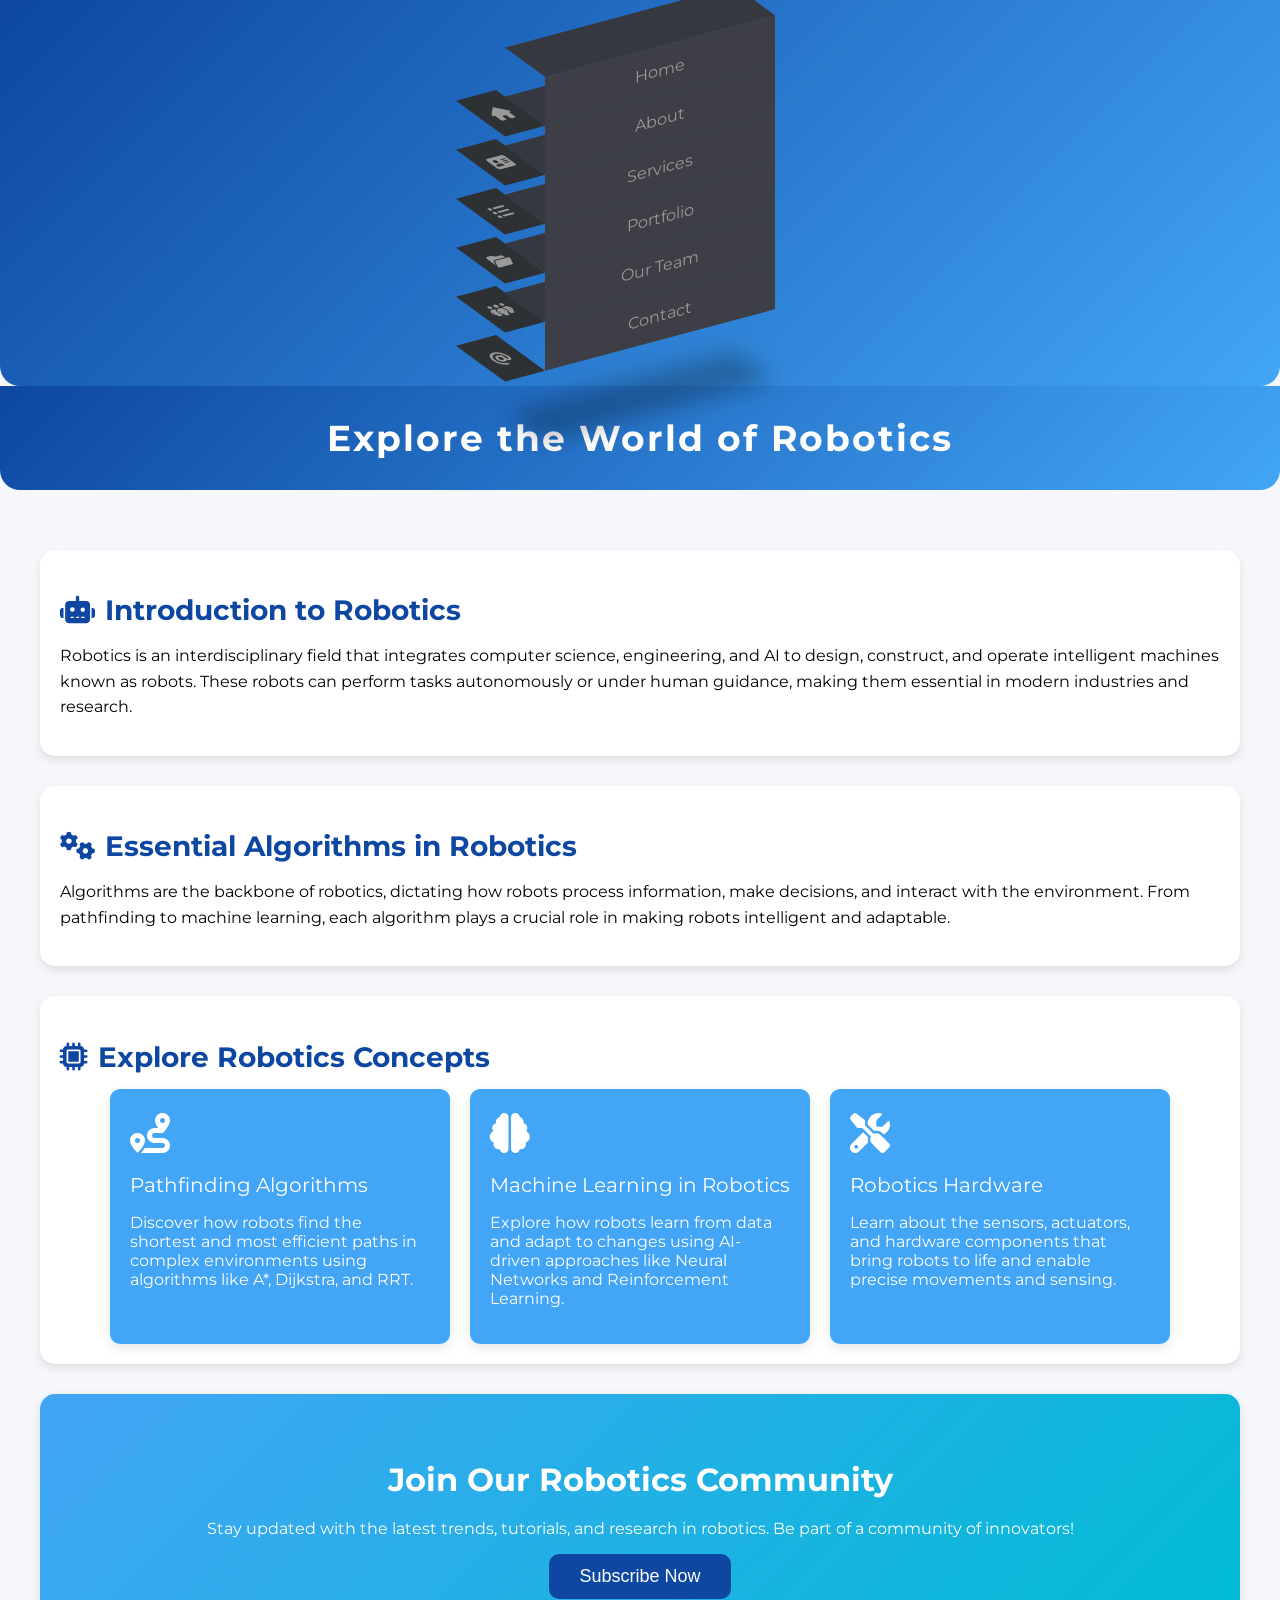
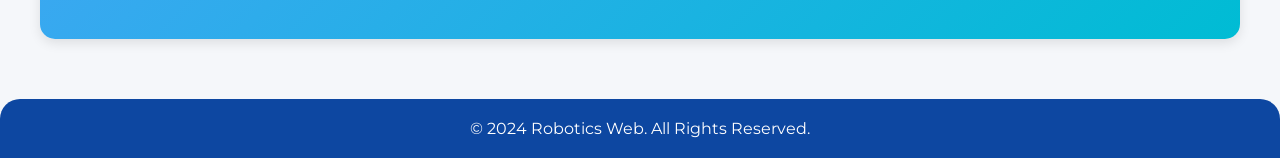
<file: templates/lord.html>
<!DOCTYPE html>
<html lang="en">
<head>
    <meta charset="UTF-8">
    <meta name="viewport" content="width=device-width, initial-scale=1.0">
    <title>Robotics Algorithms</title>
    <header>
        <ul style="align-items: center;"> 
            <li style="--i:6;" data-icon="&#xf015"> <a href="index.html">Home</a> </li> 
            <li style="--i:5;" data-icon="&#xf2bb"> <a href="lord.html">About</a> </li> 
            <li style="--i:4;" data-icon="&#xf03a"> <a href="lucifer.html">Services</a> </li>
             <li style="--i:3;" data-icon="&#xf07c"> <a href="master.html">Portfolio</a> </li> 
             <li style="--i:2;" data-icon="&#xe533"> <a href="god.html">Our Team</a> </li> 
            <li style="--i:1;" data-icon="&#x40"> <a href="https://www.udditportfolio.online">Contact</a> </li> </ul>
    </header>
    <!DOCTYPE html>
<html lang="en">
<head>
  <meta charset="UTF-8">
  <meta name="viewport" content="width=device-width, initial-scale=1.0">
  <title>Robotics Interactive Webpage</title>
  <!-- Google Fonts for Stylish Typography -->
  <link href="https://fonts.googleapis.com/css2?family=Montserrat:wght@400;700&display=swap" rel="stylesheet">
  <!-- FontAwesome for Icons -->
  <link rel="stylesheet" href="https://cdnjs.cloudflare.com/ajax/libs/font-awesome/6.4.0/css/all.min.css">
  <style>
    /* General Styles */
    body {
      font-family: 'Montserrat', sans-serif;
      margin: 0;
      padding: 0;
      background-color: #f5f7fa;
    }

    /* Header Styling */
    header {
      display: flex;
      justify-content: center;
      align-items: center;
      background: linear-gradient(135deg, #0d47a1, #42a5f5);
      padding: 30px;
      color: white;
      border-bottom-left-radius: 20px;
      border-bottom-right-radius: 20px;
      text-align: center;
    }

    header h1 {
      font-size: 36px;
      margin: 0;
      letter-spacing: 2px;
    }

    /* Main Content Container */
    .main-container {
      max-width: 1200px;
      margin: 40px auto;
      padding: 20px;
    }

    /* Section Styles */
    .section {
      background-color: white;
      margin-bottom: 30px;
      padding: 20px;
      border-radius: 15px;
      box-shadow: 0 4px 8px rgba(0, 0, 0, 0.1);
      transition: transform 0.3s, box-shadow 0.3s;
    }

    .section:hover {
      transform: translateY(-10px);
      box-shadow: 0 8px 16px rgba(0, 0, 0, 0.2);
    }

    .section-title {
      font-size: 28px;
      margin-bottom: 15px;
      color: #0d47a1;
      display: flex;
      align-items: center;
    }

    .section-title i {
      margin-right: 10px;
    }

    .section-content {
      font-size: 16px;
      line-height: 1.6;
    }

    /* Interactive Cards */
    .card-container {
      display: flex;
      gap: 20px;
      flex-wrap: wrap;
      justify-content: center;
    }

    .card {
      flex: 1;
      min-width: 280px;
      max-width: 300px;
      background-color: #42a5f5;
      color: white;
      border-radius: 10px;
      padding: 20px;
      box-shadow: 0 4px 12px rgba(0, 0, 0, 0.1);
      cursor: pointer;
      transition: transform 0.3s, box-shadow 0.3s;
    }

    .card:hover {
      transform: scale(1.05);
      box-shadow: 0 8px 20px rgba(0, 0, 0, 0.2);
    }

    .card-title {
      font-size: 20px;
      margin-bottom: 10px;
    }

    .card-icon {
      font-size: 40px;
      margin-bottom: 15px;
    }

    /* Call-to-Action Section */
    .cta-section {
      text-align: center;
      padding: 40px;
      background: linear-gradient(135deg, #42a5f5, #00bcd4);
      color: white;
      border-radius: 15px;
      box-shadow: 0 4px 12px rgba(0, 0, 0, 0.1);
    }

    .cta-section h2 {
      font-size: 32px;
      margin-bottom: 20px;
    }

    .cta-section button {
      padding: 12px 30px;
      font-size: 18px;
      background-color: #0d47a1;
      color: white;
      border: none;
      border-radius: 10px;
      cursor: pointer;
      transition: background-color 0.3s;
    }

    .cta-section button:hover {
      background-color: #004ba0;
    }

    /* Footer Styling */
    footer {
      background-color: #0d47a1;
      color: white;
      padding: 20px;
      text-align: center;
      border-top-left-radius: 20px;
      border-top-right-radius: 20px;
    }

    footer p {
      margin: 0;
    }
  </style>
</head>
<body>

  <!-- Header Section -->
  <header>
    <h1>Explore the World of Robotics</h1>
  </header>

  <!-- Main Content Container -->
  <div class="main-container">

    <!-- Introduction Section -->
    <div class="section">
      <h2 class="section-title"><i class="fas fa-robot"></i> Introduction to Robotics</h2>
      <p class="section-content">
        Robotics is an interdisciplinary field that integrates computer science, engineering, and AI to design, construct, and operate intelligent machines known as robots. These robots can perform tasks autonomously or under human guidance, making them essential in modern industries and research.
      </p>
    </div>

    <!-- Algorithms Section -->
    <div class="section">
      <h2 class="section-title"><i class="fas fa-cogs"></i> Essential Algorithms in Robotics</h2>
      <p class="section-content">
        Algorithms are the backbone of robotics, dictating how robots process information, make decisions, and interact with the environment. From pathfinding to machine learning, each algorithm plays a crucial role in making robots intelligent and adaptable.
      </p>
    </div>

    <!-- Interactive Cards Section -->
    <div class="section">
      <h2 class="section-title"><i class="fas fa-microchip"></i> Explore Robotics Concepts</h2>
      <div class="card-container">
        <!-- Interactive Cards -->
        <div class="card">
          <div class="card-icon"><i class="fas fa-route"></i></div>
          <div class="card-title">Pathfinding Algorithms</div>
          <p>Discover how robots find the shortest and most efficient paths in complex environments using algorithms like A*, Dijkstra, and RRT.</p>
        </div>
        <div class="card">
          <div class="card-icon"><i class="fas fa-brain"></i></div>
          <div class="card-title">Machine Learning in Robotics</div>
          <p>Explore how robots learn from data and adapt to changes using AI-driven approaches like Neural Networks and Reinforcement Learning.</p>
        </div>
        <div class="card">
          <div class="card-icon"><i class="fas fa-tools"></i></div>
          <div class="card-title">Robotics Hardware</div>
          <p>Learn about the sensors, actuators, and hardware components that bring robots to life and enable precise movements and sensing.</p>
        </div>
      </div>
    </div>

    <!-- Call-to-Action Section -->
    <div class="cta-section">
      <h2>Join Our Robotics Community</h2>
      <p>Stay updated with the latest trends, tutorials, and research in robotics. Be part of a community of innovators!</p>
      <button>Subscribe Now</button>
    </div>
  </div>

  <!-- Footer Section -->
  <footer>
    <p>© 2024 Robotics Web. All Rights Reserved.</p>
  </footer>
  <style>
    ul { list-style: none; perspective: 1000px; } li { position: relative; list-style: none; width: 200px; padding: 15px; background: #3e3f46; z-index: calc(1 * var(--i)); transition: 0.5s; transform-origin: bottom; transform: skewY(-15deg); } li:hover { background: #996fae; transform: translateX(-50px); } li a { text-decoration: none; color: #999; } li:hover a { color: #fff; } li::before { font-family: "FontAwesome"; color: #999; display: flex; justify-content: center; align-items: center; content: attr(data-icon); position: absolute; top: 0; left: -40px; width: 40px; height: 100%; background: #2e3133; transform-origin: bottom; transform: skewX(45deg); } li::after { content: ""; position: absolute; top: -40px; left: 0px; width: 100%; height: 40px; background: #35383e; transition: 0.5s; transform-origin: bottom; transform: skewX(45deg); } li:last-child::after { box-shadow: -120px 120px 20px rgba(0, 0, 0, 0.25); }
</style>  
</body>
</html>
</file>
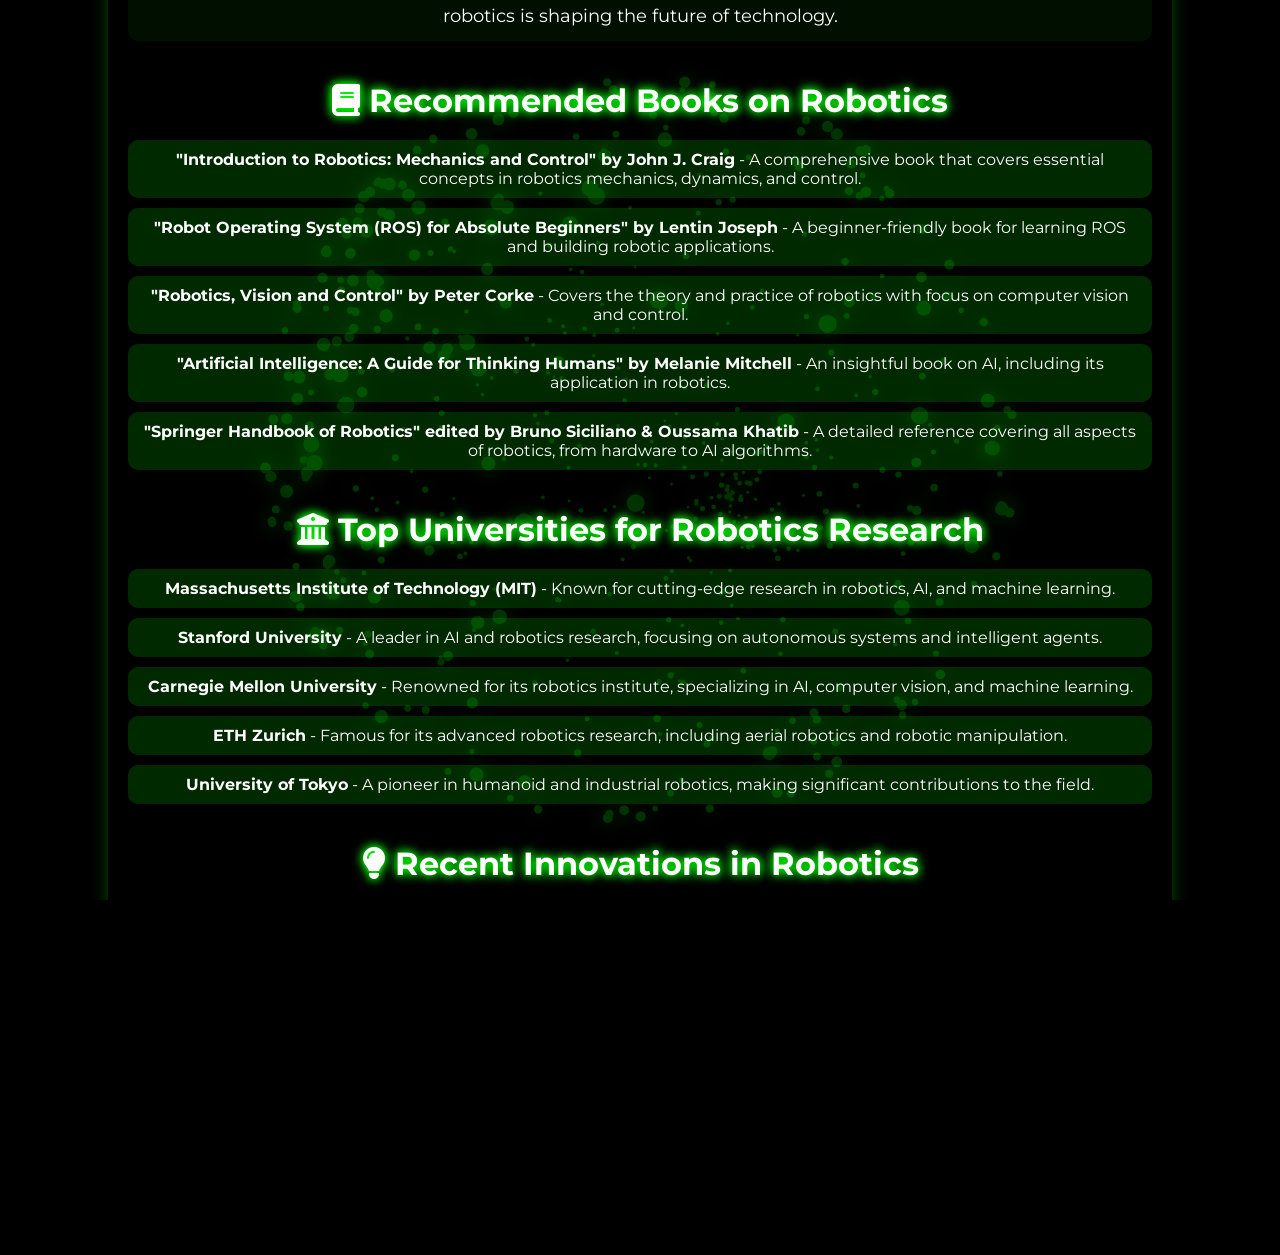
<file: templates/master.html>
<!DOCTYPE html>
<html lang="en">
<head>
  <meta charset="UTF-8">
  <meta name="viewport" content="width=device-width, initial-scale=1.0">
  <title>Robotics Universe</title>
  <!-- Google Fonts for Stylish Typography -->
  <link href="https://fonts.googleapis.com/css2?family=Montserrat:wght@400;700&display=swap" rel="stylesheet">
  <!-- FontAwesome for Icons -->
  <link rel="stylesheet" href="https://cdnjs.cloudflare.com/ajax/libs/font-awesome/6.4.0/css/all.min.css">
  <style>
    /* General Styles */
    body, html {
      margin: 0;
      padding: 0;
      width: 100%;
      height: 100%;
      display: flex;
      justify-content: center;
      align-items: center;
      background-color: #000; /* Keep the dark background for the globe */
      overflow-x: hidden;
      font-family: 'Montserrat', sans-serif;
      color: #fff;
    }

    /* Canvas Styling */
    canvas {
      display: block;
      position: absolute;
      top: 0;
      left: 0;
      z-index: 1; /* Ensure globe stays in the background */
    }

    /* Container for Content */
    .content {
      z-index: 2; /* Ensure content is above the globe */
      width: 80%;
      max-width: 1200px;
      text-align: center;
      padding: 20px;
      background: rgba(0, 0, 0, 0.8); /* Semi-transparent black for content */
      border-radius: 20px;
      box-shadow: 0 8px 16px rgba(0, 255, 0, 0.3);
      margin-top: 100px;
    }

    /* 3D Heading Styling */
    h1, h2 {
      font-size: 2.5rem;
      text-shadow: 0 0 10px #0f0, 0 0 20px #0f0, 0 0 30px #0f0;
      margin-bottom: 20px;
    }

    /* Section Styling */
    .section {
      margin-bottom: 40px;
    }

    .section-title {
      font-size: 2rem;
      text-shadow: 0 0 8px #0f0, 0 0 12px #0f0;
      margin-bottom: 20px;
      position: relative;
    }

    /* Text Content */
    .section-content {
      font-size: 1.1rem;
      line-height: 1.8;
      margin-bottom: 20px;
      padding: 10px;
      border-radius: 10px;
      background: rgba(0, 51, 0, 0.3); /* Dark green background for text */
    }

    /* List Styling */
    ul {
      list-style-type: none;
      padding: 0;
    }

    li {
      padding: 10px;
      background: rgba(0, 204, 0, 0.2);
      margin-bottom: 10px;
      border-radius: 10px;
      transition: transform 0.3s;
    }

    li:hover {
      transform: scale(1.05);
      box-shadow: 0 0 10px #0f0;
    }
  </style>
</head>
<body>
  <!-- Canvas for Shining Globe -->
  <canvas id="globeCanvas"></canvas>

  <!-- Main Content Container -->
  <div class="content">
    <!-- 3D Title -->
    <h1>Welcome to the World of Robotics</h1>

    <!-- Section 1: Introduction to Robotics -->
    <div class="section">
      <h2 class="section-title"><i class="fas fa-robot"></i> Introduction to Robotics</h2>
      <p class="section-content">
        Robotics is a rapidly evolving field that combines mechanics, electronics, AI, and computer science to create intelligent machines capable of performing complex tasks. From autonomous vehicles to humanoid robots, robotics is shaping the future of technology.
      </p>
    </div>

    <!-- Section 2: Recommended Books -->
    <div class="section">
      <h2 class="section-title"><i class="fas fa-book"></i> Recommended Books on Robotics</h2>
      <ul>
        <li><strong>"Introduction to Robotics: Mechanics and Control" by John J. Craig</strong> - A comprehensive book that covers essential concepts in robotics mechanics, dynamics, and control.</li>
        <li><strong>"Robot Operating System (ROS) for Absolute Beginners" by Lentin Joseph</strong> - A beginner-friendly book for learning ROS and building robotic applications.</li>
        <li><strong>"Robotics, Vision and Control" by Peter Corke</strong> - Covers the theory and practice of robotics with focus on computer vision and control.</li>
        <li><strong>"Artificial Intelligence: A Guide for Thinking Humans" by Melanie Mitchell</strong> - An insightful book on AI, including its application in robotics.</li>
        <li><strong>"Springer Handbook of Robotics" edited by Bruno Siciliano & Oussama Khatib</strong> - A detailed reference covering all aspects of robotics, from hardware to AI algorithms.</li>
      </ul>
    </div>

    <!-- Section 3: Famous Universities in Robotics -->
    <div class="section">
      <h2 class="section-title"><i class="fas fa-university"></i> Top Universities for Robotics Research</h2>
      <ul>
        <li><strong>Massachusetts Institute of Technology (MIT)</strong> - Known for cutting-edge research in robotics, AI, and machine learning.</li>
        <li><strong>Stanford University</strong> - A leader in AI and robotics research, focusing on autonomous systems and intelligent agents.</li>
        <li><strong>Carnegie Mellon University</strong> - Renowned for its robotics institute, specializing in AI, computer vision, and machine learning.</li>
        <li><strong>ETH Zurich</strong> - Famous for its advanced robotics research, including aerial robotics and robotic manipulation.</li>
        <li><strong>University of Tokyo</strong> - A pioneer in humanoid and industrial robotics, making significant contributions to the field.</li>
      </ul>
    </div>

    <!-- Section 4: Recent Inventions in Robotics -->
    <div class="section">
      <h2 class="section-title"><i class="fas fa-lightbulb"></i> Recent Innovations in Robotics</h2>
      <ul>
        <li><strong>Boston Dynamics' Spot</strong> - A versatile, agile robot capable of navigating complex terrains, widely used in industrial applications.</li>
        <li><strong>Soft Robotics</strong> - The development of soft, flexible robotic structures that mimic human muscles, enhancing dexterity.</li>
        <li><strong>Autonomous Drones</strong> - Drones equipped with AI for delivering goods, conducting surveillance, and performing rescue operations.</li>
        <li><strong>Robotic Exoskeletons</strong> - Wearable robotics that assist people with mobility impairments, enabling them to walk and move freely.</li>
        <li><strong>AI-Powered Robotic Surgery</strong> - Precision robotic arms controlled by AI for minimally invasive surgeries, improving patient outcomes.</li>
      </ul>
    </div>
  </div>

  <!-- JavaScript for 3D Shining Globe Effect -->
  <script>
    const canvas = document.getElementById('globeCanvas');
    const ctx = canvas.getContext('2d');
  
    // Full-screen Canvas
    canvas.width = window.innerWidth;
    canvas.height = window.innerHeight;
  
    // Parameters for the globe
    const numberOfDots = 500;
    const radius = Math.min(canvas.width, canvas.height) / 3;
    const dots = [];
  
    function randomRange(min, max) {
      return Math.random() * (max - min) + min;
    }
  
    class Dot {
      constructor() {
        this.theta = randomRange(0, Math.PI * 2);
        this.phi = randomRange(0, Math.PI);
        this.size = randomRange(2, 4); // Increase the size slightly for brightness
        this.x = 0;
        this.y = 0;
        this.z = 0;
        this.updatePosition();
      }
  
      updatePosition() {
        const sinPhi = Math.sin(this.phi);
        const cosPhi = Math.cos(this.phi);
        const sinTheta = Math.sin(this.theta);
        const cosTheta = Math.cos(this.theta);
  
        this.x = radius * sinPhi * cosTheta;
        this.y = radius * sinPhi * sinTheta;
        this.z = radius * cosPhi;
      }
  
      draw() {
        const perspective = 500 / (500 - this.z);
        const x2D = canvas.width / 2 + this.x * perspective;
        const y2D = canvas.height / 2 + this.y * perspective;
        const size2D = this.size * perspective;
  
        // Drawing the glowing green dot with enhanced brightness
        ctx.beginPath();
        ctx.arc(x2D, y2D, size2D, 0, Math.PI * 2);
        ctx.fillStyle = 'rgba(0, 255, 0, 1)'; // Increased opacity to 1
        ctx.shadowColor = 'rgba(0, 255, 0, 1)'; // More intense shadow color
        ctx.shadowBlur = 20; // Increased shadow blur for stronger glow
        ctx.fill();
      }
  
      rotateY(angle) {
        const cosAngle = Math.cos(angle);
        const sinAngle = Math.sin(angle);
        const x = this.x * cosAngle - this.z * sinAngle;
        const z = this.x * sinAngle + this.z * cosAngle;
  
        this.x = x;
        this.z = z;
      }
  
      rotateX(angle) {
        const cosAngle = Math.cos(angle);
        const sinAngle = Math.sin(angle);
        const y = this.y * cosAngle - this.z * sinAngle;
        const z = this.y * sinAngle + this.z * cosAngle;
  
        this.y = y;
        this.z = z;
      }
    }
  
    for (let i = 0; i < numberOfDots; i++) {
      dots.push(new Dot());
    }
  
    function animate() {
      ctx.clearRect(0, 0, canvas.width, canvas.height);
  
      for (const dot of dots) {
        dot.rotateY(0.01);
        dot.rotateX(0.005);
        dot.draw();
      }
  
      requestAnimationFrame(animate);
    }
  
    animate();
  </script>
</body>
</html>
</file>
